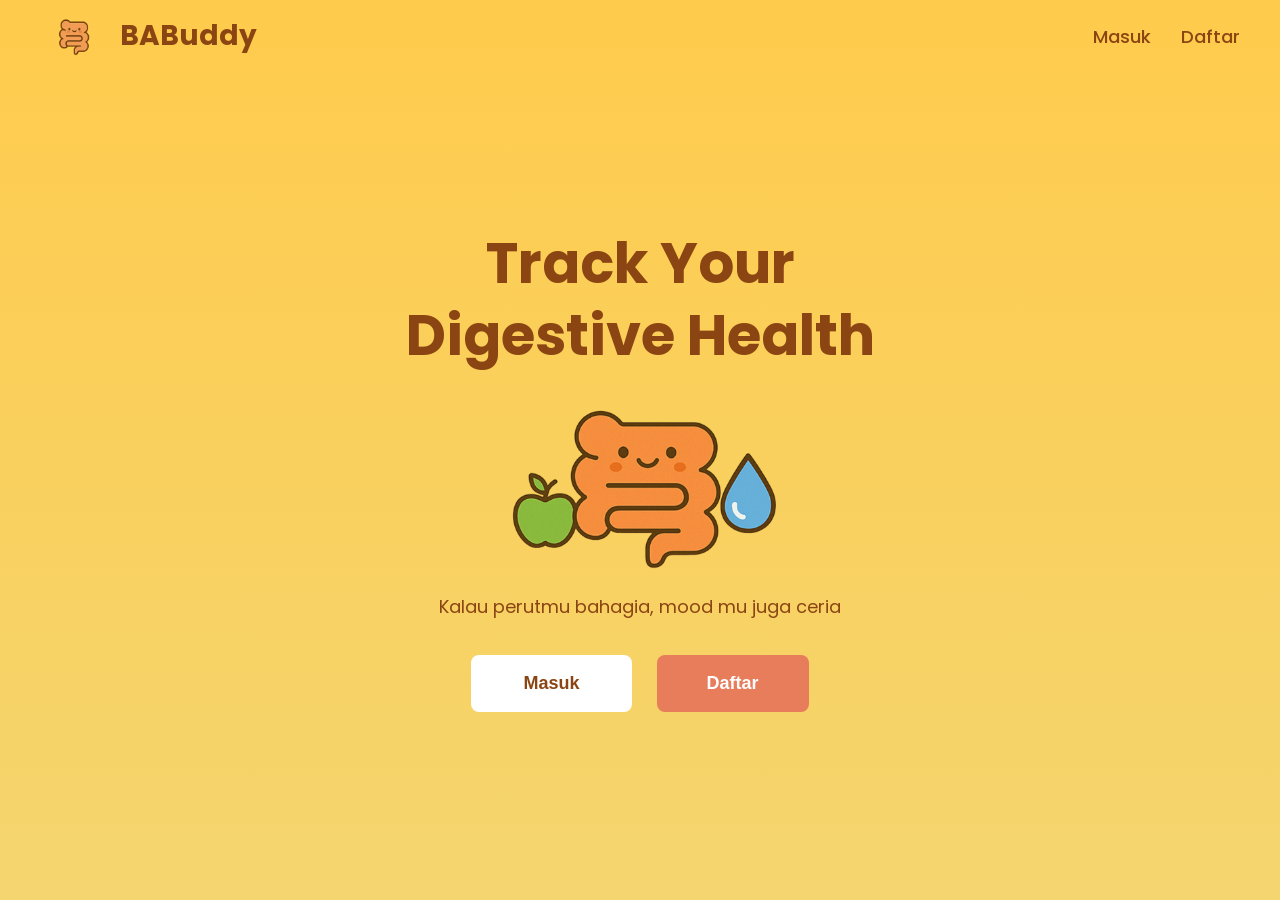
<file: index.html>
<!DOCTYPE html>
<html lang="id">
<head>
    <meta charset="UTF-8">
    <meta name="viewport" content="width=device-width, initial-scale=1.0">
    <title>BABuddy - Tampilan Awal</title>
    <link rel="stylesheet" href="style.css">
</head>
<body>
    <div class="container">
            
            <!-- Header Navigation -->
            <div class="header-nav">
                <div class="logo">
                    <img src="icon/icon_usus.png" alt="ikon usus" class="logo_usus">
                    <div class="logo-text">BABuddy</div>
                </div>
                <div class="nav-links">
                    <a href="#" id="masuk-link">Masuk</a>
                    <a href="#" id="signup-link">Daftar</a>
                </div>
            </div>

            <!-- Main Content -->
            <div class="main-content">
                <h1>Track Your</h1>
                <h2>Digestive Health</h2>

                <div class="illustration">
                    <img src="icon/icon_babuddy.png" alt="ikon bab" class="logo_babuddy">
                </div>

                <p class="subtitle">Kalau perutmu bahagia, mood mu juga ceria</p>

                <div class="button-group">
                    <button class="btn btn-masuk" id="btn-masuk">Masuk</button>
                    <button class="btn btn-daftar" id="btn-daftar">Daftar</button>
                </div>
            </div>
        </div>
    </div>

    <script src="script.js"></script>
</body>
</html>
</file>
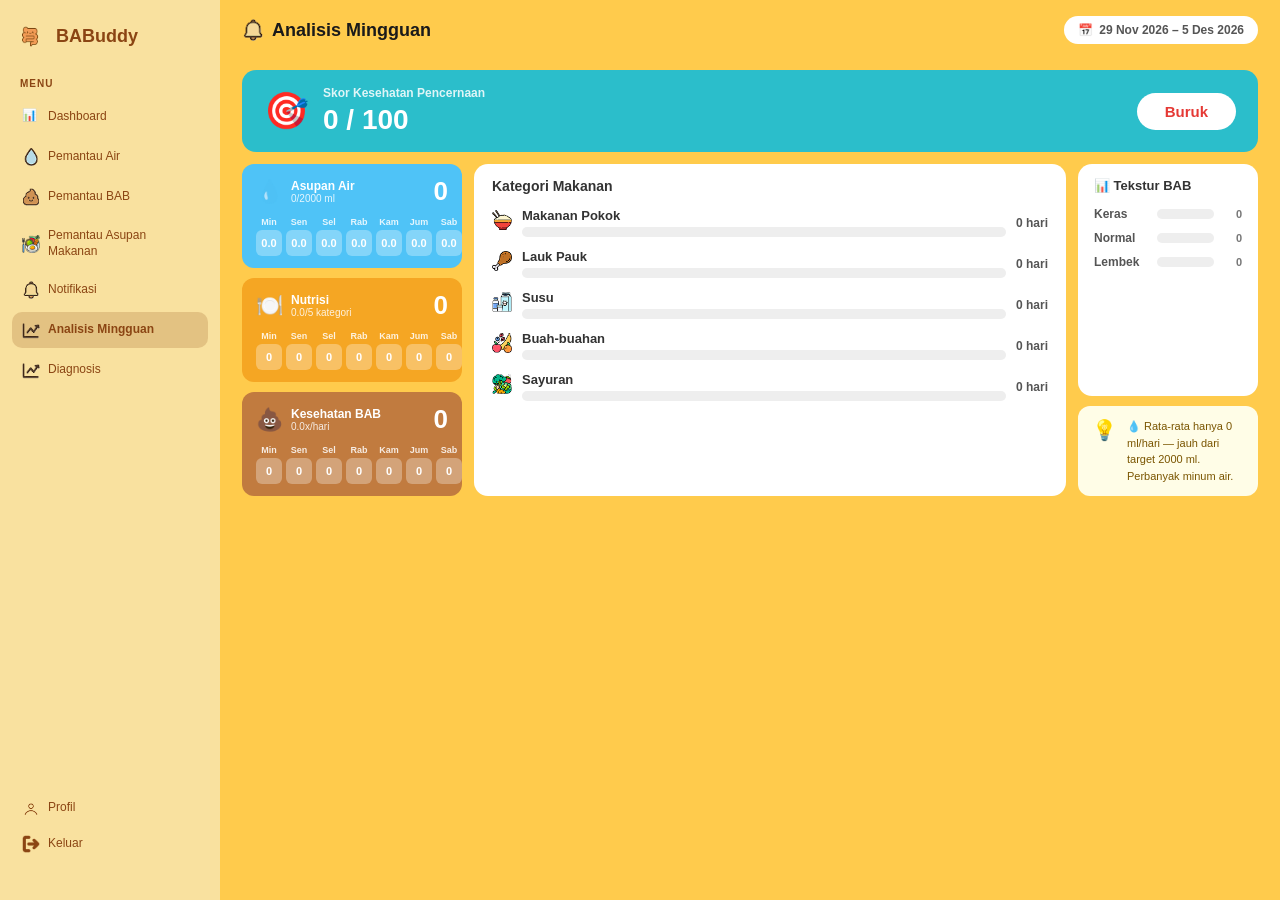
<file: analisis.html>
<!DOCTYPE html>
<html lang="id">
<head>
  <meta charset="UTF-8" />
  <meta name="viewport" content="width=device-width, initial-scale=1.0"/>
  <title>BABuddy - Analisis Mingguan</title>
  <link rel="stylesheet" href="analisis.css" />
</head>
<body>
  <div class="container">

    <!-- Sidebar -->
    <aside class="sidebar">
      <div class="logo">
        <img src="icon/icon_usus.png" class="logo-icon" alt="logo" />
        <div class="logo-text">BABuddy</div>
      </div>
      <div class="menu-section">
        <div class="menu-title">MENU</div>
        <nav class="menu">
          <a href="dashboard.html" class="menu-item">
            <span class="menu-icon">📊</span>
            <span class="menu-text">Dashboard</span>
          </a>
          <a href="watertracker.html" class="menu-item">
            <img src="icon/icon_air.png" class="menu-icon-img" alt="air"/>
            <span class="menu-text">Pemantau Air</span>
          </a>
          <a href="babtracker.html" class="menu-item">
            <img src="icon/icon_bab.png" class="menu-icon-img" alt="bab"/>
            <span class="menu-text">Pemantau BAB</span>
          </a>
          <a href="foodtracker.html" class="menu-item">
            <img src="icon/icon_makanan.png" class="menu-icon-img" alt="makanan"/>
            <span class="menu-text">Pemantau Asupan Makanan</span>
          </a>
          <a href="notifikasi.html" class="menu-item">
            <img src="icon/icon_notifikasi.png" class="menu-icon-img" alt="notif"/>
            <span class="menu-text">Notifikasi</span>
          </a>
          <a href="analisis.html" class="menu-item active">
            <img src="icon/icon_analisis.png" class="menu-icon-img" alt="analisis"/>
            <span class="menu-text">Analisis Mingguan</span>
          </a>
          <a href="diagnosis.html" class="menu-item">
            <img src="icon/icon_analisis.png" class="menu-icon-img" alt="diagnosis"/>
            <span class="menu-text">Diagnosis</span>
          </a>
        </nav>
      </div>
  <div class="bottom-menu">
        <a href="#" class="menu-item" id="profileBtn">
          <img src="icon/icon_profile.png" class="menu-icon-img" alt="profil" />
          <span class="menu-text">Profil</span>
        </a>
        <a href="login.html" class="menu-item" id="logoutBtn">
          <img src="icon/icon_logout.png" class="menu-icon-img" alt="logout"/>
          <span class="menu-text">Keluar</span>
        </a>
      </div>
    </aside>

    <main class="main-content">

      <header class="header">
        <div class="header-left">
          <img src="icon/icon_notifikasi.png" class="header-icon" alt="analisis"/>
          <h1>Analisis Mingguan</h1>
        </div>
        <div class="header-right">
          <div class="week-selector">
            📅 <span id="weekLabel">7 Des – 13 Des 2024</span> 
          </div>
      </header>

      <!-- Analisis -->
      <div class="analisis-content">

        <!-- Skor Kesehatan -->
        <div class="skor-card">
          <div class="skor-left">
            <div class="skor-icon">🎯</div>
            <div class="skor-info">
              <div class="skor-label">Skor Kesehatan Pencernaan</div>
              <div class="skor-value" id="skorValue">78 / 100</div>
            </div>
          </div>
          <div class="skor-badge" id="skorBadge">Baik</div>
        </div>

          <!-- Kolom Kiri: Air + Nutrisi + BAB -->
        <div class="analisis-grid">
          <div class="col-left">

            <!-- ASUPAN AIR -->
            <div class="mini-card card-blue">
              <div class="mini-card-header">
                <div class="mini-icon">💧</div>
                <div>
                  <div class="mini-title">Asupan Air</div>
                  <div class="mini-sub" id="airSub">0/8 gelas</div>
                </div>
                <div class="mini-score" id="airScore">0</div>
              </div>
              <div class="day-bars" id="airBars">
              </div>
            </div>

            <!-- Nutrisi -->
            <div class="mini-card card-orange">
              <div class="mini-card-header">
                <div class="mini-icon">🍽️</div>
                <div>
                  <div class="mini-title">Nutrisi</div>
                  <div class="mini-sub" id="nutrisiSub">0/5 kategori</div>
                </div>
                <div class="mini-score" id="nutrisiScore">0</div>
              </div>
              <div class="day-bars" id="nutrisiBars">
              </div>
            </div>

            <!-- BAB -->
            <div class="mini-card card-brown">
              <div class="mini-card-header">
                <div class="mini-icon">💩</div>
                <div>
                  <div class="mini-title">Kesehatan BAB</div>
                  <div class="mini-sub" id="babSub">0x/hari</div>
                </div>
                <div class="mini-score" id="babScore">0</div>
              </div>
              <div class="day-bars" id="babBars">
              </div>
            </div>

          </div>

          <!-- KOLOM TENGAH: Kategori Makanan -->
          <div class="col-mid">
            <div class="kat-card">
              <div class="kat-title">Kategori Makanan</div>
              <div class="kat-list" id="katList">
                <!-- diisi JS -->
              </div>
            </div>
          </div>

          <!-- KOLOM KANAN: Tekstur BAB -->
          <div class="col-right">
            <div class="tekstur-card">
              <div class="tekstur-title">📊 Tekstur BAB</div>
              <div class="tekstur-list" id="teksturList">
                <!-- diisi JS -->
              </div>
            </div>
            <div class="tips-card" id="tipsCard">
              <div class="tips-icon">💡</div>
              <div class="tips-text" id="tipsText">Muat data mingguan untuk mendapatkan tips kesehatan.</div>
            </div>
          </div>

        </div>
      </div>
    </main>
  </div>

  <script src="analisis.js"></script>
</body>
</html>
</file>
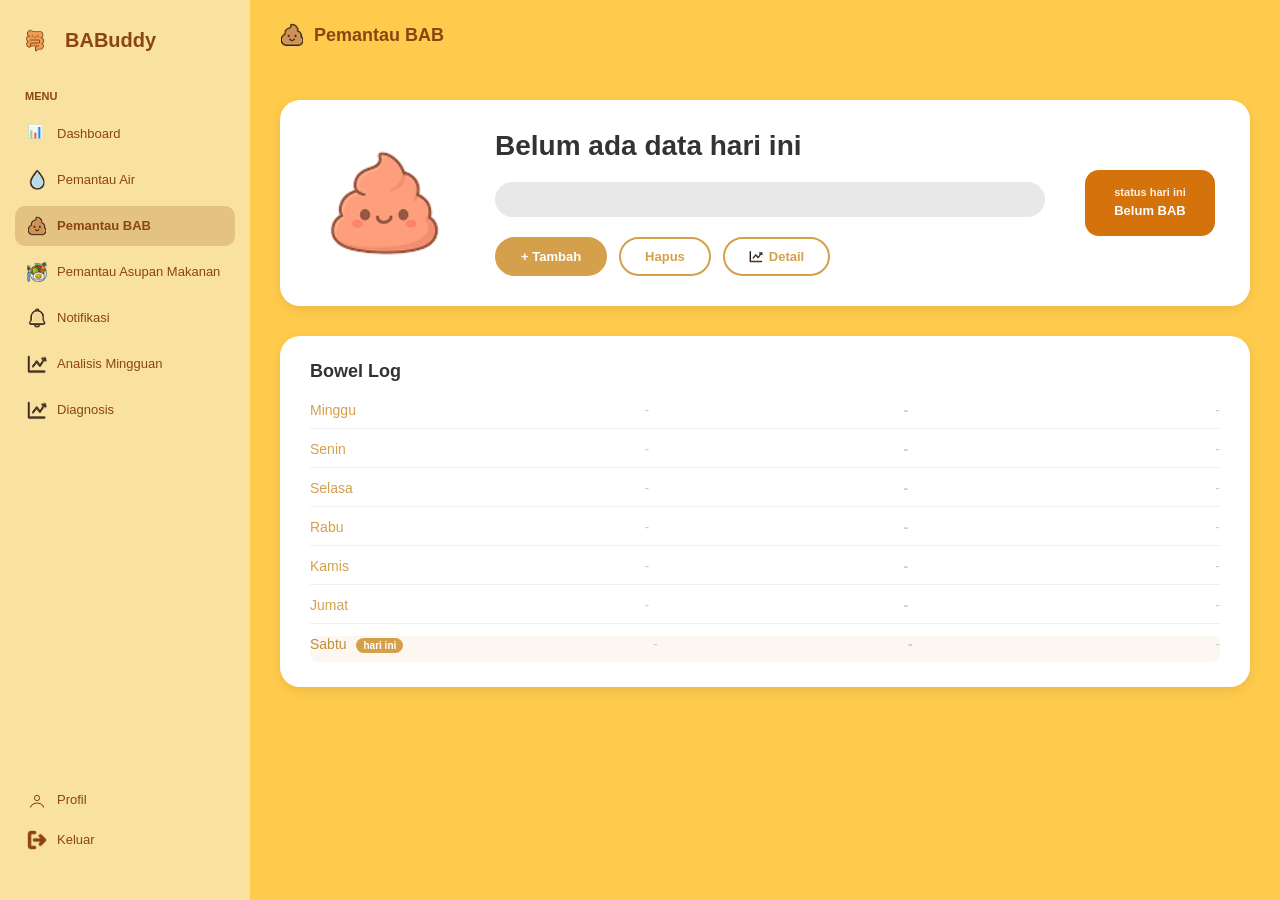
<file: babtracker.html>
<!DOCTYPE html>
<html lang="id">
<head>
  <meta charset="UTF-8" />
  <meta name="viewport" content="width=device-width, initial-scale=1.0"/>
  <title>BABuddy - BAB Tracker</title>
  <link rel="stylesheet" href="babtracker.css" />
</head>
<body>
  <div class="container">

    <!-- SIDEBAR -->
    <aside class="sidebar">
      <div class="logo">
        <img src="icon/icon_usus.png" class="logo-icon" alt="logo" />
        <div class="logo-text">BABuddy</div>
      </div>

      <div class="menu-section">
        <div class="menu-title">MENU</div>
        <nav class="menu">
          <a href="dashboard.html" class="menu-item">
            <span class="menu-icon">📊</span>
            <span class="menu-text">Dashboard</span>
          </a>
          <a href="watertracker.html" class="menu-item">
            <img src="icon/icon_air.png" class="menu-icon-img" alt="air" />
            <span class="menu-text">Pemantau Air</span>
          </a>
          <a href="babtracker.html" class="menu-item active">
            <img src="icon/icon_bab.png" class="menu-icon-img" alt="bab" />
            <span class="menu-text">Pemantau BAB</span>
          </a>
          <a href="foodtracker.html" class="menu-item">
            <img src="icon/icon_makanan.png" class="menu-icon-img" alt="makanan" />
            <span class="menu-text">Pemantau Asupan Makanan</span>
          </a>
          <a href="notifikasi.html" class="menu-item">
            <img src="icon/icon_notifikasi.png" class="menu-icon-img" alt="notifikasi" />
            <span class="menu-text">Notifikasi</span>
          </a>
          <a href="analisis.html" class="menu-item">
            <img src="icon/icon_analisis.png" class="menu-icon-img" alt="analisis" />
            <span class="menu-text">Analisis Mingguan</span>
          </a>
          <a href="diagnosis.html" class="menu-item">
            <img src="icon/icon_analisis.png" class="menu-icon-img" alt="diagnosis" />
            <span class="menu-text">Diagnosis</span>
          </a>
        </nav>
      </div>

 <div class="bottom-menu">
        <a href="#" class="menu-item" id="profileBtn">
          <img src="icon/icon_profile.png" class="menu-icon-img" alt="profil" />
          <span class="menu-text">Profil</span>
        </a>
        <a href="login.html" class="menu-item" id="logoutBtn">
          <img src="icon/icon_logout.png" class="menu-icon-img" alt="logout" />
          <span class="menu-text">Keluar</span>
        </a>
      </div>
    </aside>

    <!-- MAIN CONTENT -->
    <main class="main-content">

      <!-- HEADER -->
      <header class="header">
        <div class="header-left">
          <img src="icon/icon_bab.png" class="header-icon" alt="bab" />
          <h1>Pemantau BAB</h1>
        </div>
      </header>

      <!-- CONTENT  -->
      <div class="water-content">

        <!-- BAB CARD -->
        <div class="bab-card">
          <div class="bab-visual">
            <img src="icon/icon_pup.png" alt="poop" class="poop-img" />
          </div>
          <div class="bab-info">
            <h2 id="babAmountText">Belum ada data hari ini</h2>
            <div class="progress-bar-wrapper">
              <div class="progress-track">
                <div class="progress-value" id="statusFill" style="width: 0%;
                     background: linear-gradient(to right, #E8894D, #D4720B);"></div>
              </div>
            </div>
            <div class="bab-actions">
              <button class="btn-add" onclick="handleTambah()">+ Tambah</button>
              <button class="btn-delete" onclick="handleHapus()">Hapus</button>
              <button class="btn-delete" onclick="handleDetail()">
                <img src="icon/icon_analisis.png" style="width:14px;height:14px;object-fit:contain;" alt="detail" />
                Detail
              </button>
            </div>
          </div>
          <div class="bab-status" style="background-color: #D4720B;">
            <p>status hari ini</p>
            <strong id="statusText">Belum BAB</strong>
          </div>
        </div>

        <!-- BOWEL LOG  -->
        <div class="bab-log">
          <h3>Bowel Log</h3>
          <div class="log-list" id="bowelLogList">
            <!-- diisi JS -->
          </div>
        </div>

      </div>
    </main>
  </div>

  <!-- MODAL TAMBAH -->
  <div class="modal-overlay" id="modalTambah">
    <div class="modal">
      <h3>Tambah Catatan BAB</h3>
      <label>Hari</label>
      <input type="text" id="inputHariDisplay" readonly
        style="background:#f0f0f0; color:#888; cursor:not-allowed;" />
      <select id="inputHari" style="display:none;">
        <option>Minggu</option><option>Senin</option><option>Selasa</option>
        <option>Rabu</option><option>Kamis</option><option>Jumat</option><option>Sabtu</option>
      </select>
      <label>Frekuensi (kali)</label>
      <input type="number" id="inputFrek" min="0" max="10" value="1" />
      <label>Tipe</label>
      <select id="inputTipe">
        <option>Normal</option><option>Lembek</option><option>Keras</option>
      </select>
      <label>Darah</label>
      <select id="inputDarah">
        <option>Berdarah</option><option>Normal</option>
      </select>
      <div class="modal-actions">
        <button onclick="simpanCatatan()">Simpan</button>
        <button onclick="closeModal('modalTambah')">Batal</button>
      </div>
    </div>
  </div>

  <!-- MODAL DETAIL -->
  <div class="modal-overlay" id="modalDetail">
    <div class="modal">
      <h3>Detail</h3>
      <div id="detailContent"></div>
      <div class="modal-actions">
        <button onclick="closeModal('modalDetail')">Tutup</button>
      </div>
    </div>
  </div>

  <!-- MODAL HAPUS -->
  <div class="modal-overlay" id="modalHapus">
    <div class="modal">
      <h3>Hapus Data BAB</h3>
      <label>Pilih hari yang ingin dihapus</label>
      <select id="hapusHari"></select>
      <div class="modal-actions">
        <button onclick="konfirmasiHapus()">Hapus</button>
        <button onclick="closeModal('modalHapus')">Batal</button>
      </div>
    </div>
  </div>

  <script src="babtracker.js"></script>
</body>
</html>
</file>
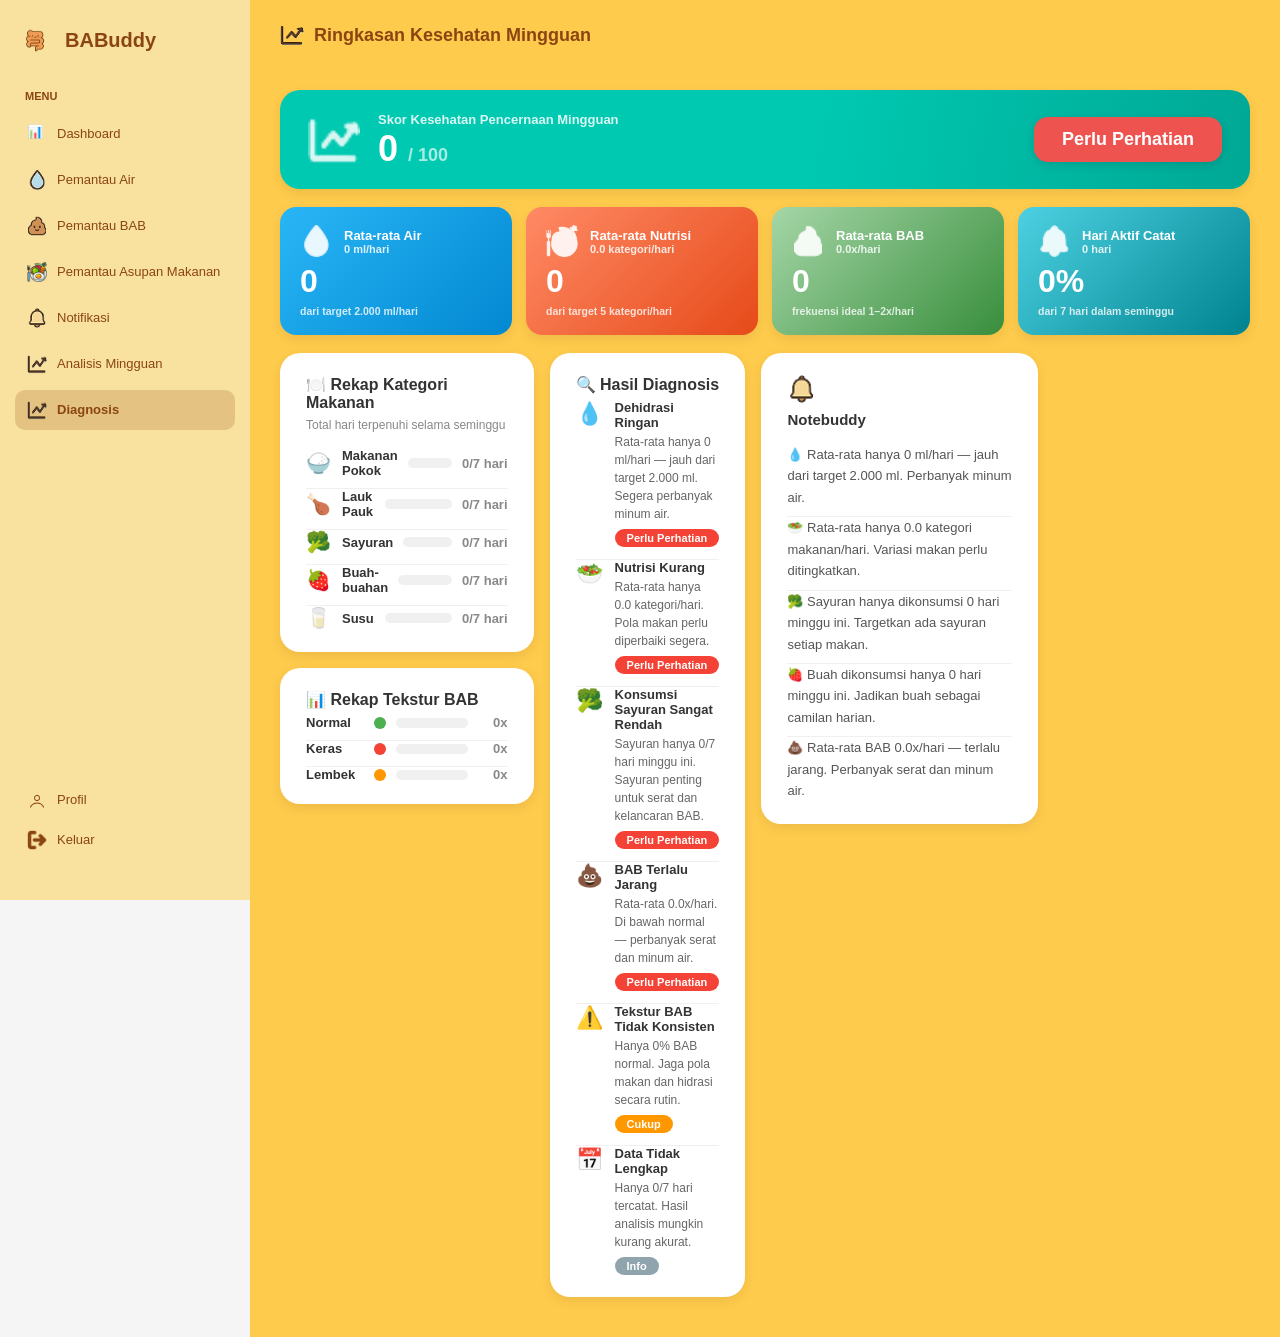
<file: diagnosis.html>
<!DOCTYPE html>
<html lang="id">
<head>
  <meta charset="UTF-8"/>
  <meta name="viewport" content="width=device-width,initial-scale=1.0"/>
  <title>BABuddy – Rekapan Analisa Mingguan</title>
  <link rel="stylesheet" href="diagnosis.css"/>
</head>
<body>
<div class="container">

  <!-- Sidebar -->
  <aside class="sidebar">
    <div class="logo">
      <img src="icon/icon_usus.png" class="logo-icon" alt="logo"/>
      <div class="logo-text">BABuddy</div>
    </div>

    <div class="menu-section">
      <div class="menu-title">MENU</div>
      <nav class="menu">
        <a href="dashboard.html" class="menu-item">
          <span class="menu-icon">📊</span>
          <span class="menu-text">Dashboard</span>
        </a>
        <a href="watertracker.html" class="menu-item">
          <img src="icon/icon_air.png" class="menu-icon-img" alt="air"/>
          <span class="menu-text">Pemantau Air</span>
        </a>
        <a href="babtracker.html" class="menu-item">
          <img src="icon/icon_bab.png" class="menu-icon-img" alt="bab"/>
          <span class="menu-text">Pemantau BAB</span>
        </a>
        <a href="foodtracker.html" class="menu-item">
          <img src="icon/icon_makanan.png" class="menu-icon-img" alt="makanan"/>
          <span class="menu-text">Pemantau Asupan Makanan</span>
        </a>
        <a href="notifikasi.html" class="menu-item">
          <img src="icon/icon_notifikasi.png" class="menu-icon-img" alt="notifikasi"/>
          <span class="menu-text">Notifikasi</span>
        </a>
        <a href="analisis.html" class="menu-item">
          <img src="icon/icon_analisis.png" class="menu-icon-img" alt="analisis"/>
          <span class="menu-text">Analisis Mingguan</span>
        </a>
        <a href="diagnosis.html" class="menu-item active">
          <img src="icon/icon_analisis.png" class="menu-icon-img" alt="diagnosis"/>
          <span class="menu-text">Diagnosis</span>
        </a>
      </nav>
    </div>

   <div class="bottom-menu">
        <a href="#" class="menu-item" id="profileBtn">
          <img src="icon/icon_profile.png" class="menu-icon-img" alt="profil" />
          <span class="menu-text">Profil</span>
        </a>
      <a href="login.html" class="menu-item" id="logoutBtn">
        <img src="icon/icon_logout.png" class="menu-icon-img" alt="logout"/>
        <span class="menu-text">Keluar</span>
      </a>
    </div>
  </aside>

  <main class="main-content">

    <!-- HEADER -->
    <header class="header">
      <div class="header-left">
        <img src="icon/icon_analisis.png" class="header-icon" alt="diagnosis"/>
        <h1>Ringkasan Kesehatan Mingguan</h1>
      </div>
      <div class="header-right">
      </div>
    </header>

    <!-- DIAGNOSIS CONTENT -->
    <div class="diag-content">

      <!-- SKOR BULANAN -->
      <div class="score-card">
        <div class="score-left">
          <img src="icon/icon_analisis.png" class="score-img" alt="skor"/>
          <div>
            <p class="score-label">Skor Kesehatan Pencernaan Mingguan</p>
            <p class="score-value">
              <span id="total-score">—</span>
              <span class="score-denom"> / 100</span>
            </p>
          </div>
        </div>
        <div class="score-badge" id="score-badge">—</div>
      </div>

      <!-- 4 KARTU RINGKASAN -->
      <div class="summary-row">

        <div class="sum-card c-blue">
          <div class="sum-top">
            <img src="icon/icon_air.png" class="sum-img" alt="air"/>
            <div>
              <p class="sum-title">Rata-rata Air</p>
              <p class="sum-sub" id="avg-air">— gelas/hari</p>
            </div>
          </div>
          <p class="sum-big" id="score-air">—</p>
        <p class="sum-note" id="note-air">dari target 2000 ml/hari</p>
        </div>

        <div class="sum-card c-orange">
          <div class="sum-top">
            <img src="icon/icon_makanan.png" class="sum-img" alt="nutrisi"/>
            <div>
              <p class="sum-title">Rata-rata Nutrisi</p>
              <p class="sum-sub" id="avg-nutrisi">— kategori/hari</p>
            </div>
          </div>
          <p class="sum-big" id="score-nutrisi">—</p>
          <p class="sum-note" id="note-nutrisi">dari target 5 kategori/hari</p>
        </div>

        <div class="sum-card c-green">
          <div class="sum-top">
            <img src="icon/icon_bab.png" class="sum-img" alt="bab"/>
            <div>
              <p class="sum-title">Rata-rata BAB</p>
              <p class="sum-sub" id="avg-bab">—x/hari</p>
            </div>
          </div>
          <p class="sum-big" id="score-bab">—</p>
          <p class="sum-note">frekuensi ideal 1–2x/hari</p>
        </div>

        <div class="sum-card c-teal">
          <div class="sum-top">
            <img src="icon/icon_notifikasi.png" class="sum-img" alt="aktif"/>
            <div>
              <p class="sum-title">Hari Aktif Catat</p>
              <p class="sum-sub" id="hari-aktif">— hari</p>
            </div>
          </div>
          <p class="sum-big" id="pct-aktif">—</p>
          <p class="sum-note" id="note-total-hari">dari — hari bulan ini</p>
        </div>

      </div>

      <!-- GRID BAWAH 3 KOLOM -->
      <div class="bottom-grid">

        <!-- TENGAH: Makanan + Tekstur -->
        <div class="mid-col">
          <div class="diag-card">
            <h3>🍽️ Rekap Kategori Makanan</h3>
            <p class="card-subtitle">Total hari terpenuhi selama seminggu</p>
            <div id="food-list"></div>
          </div>
          <div class="diag-card">
            <h3>📊 Rekap Tekstur BAB</h3>
            <div id="texture-list"></div>
          </div>
        </div>

        <!-- KANAN: Hasil Diagnosis + Saran -->
 <div class="right-col">

  <div class="diag-card diagnosis-card">
    <h3>🔍 Hasil Diagnosis</h3>
    <div id="diagnosis-list"></div>
  </div>

  <div class="diag-card note-card">
    <img src="icon/icon_notifikasi.png" class="note-img" alt="saran"/>
    <h3>Notebuddy</h3>
    <div id="saran-list" class="note-text"></div>
  </div>

</div>

      </div>
    </div>
  </main>
</div>

<script src="diagnosis.js"></script>
</body>
</html>
</file>
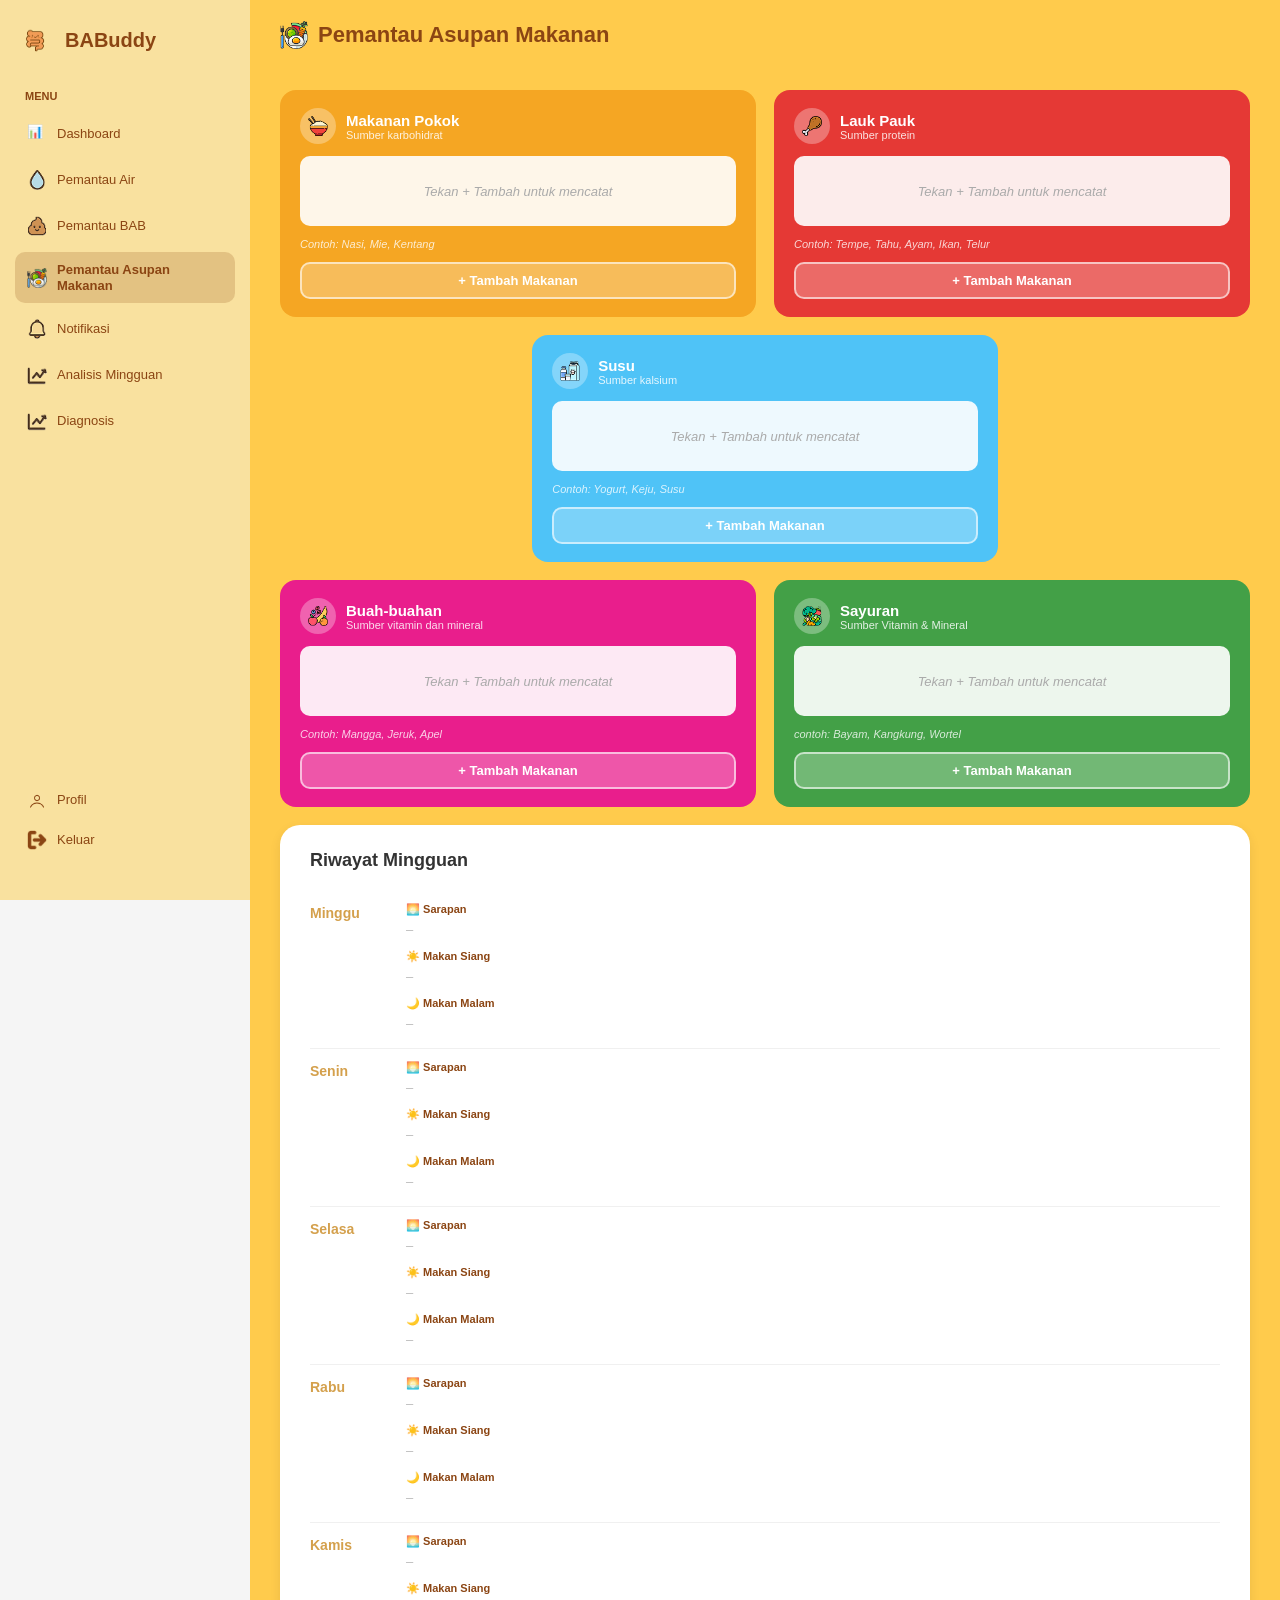
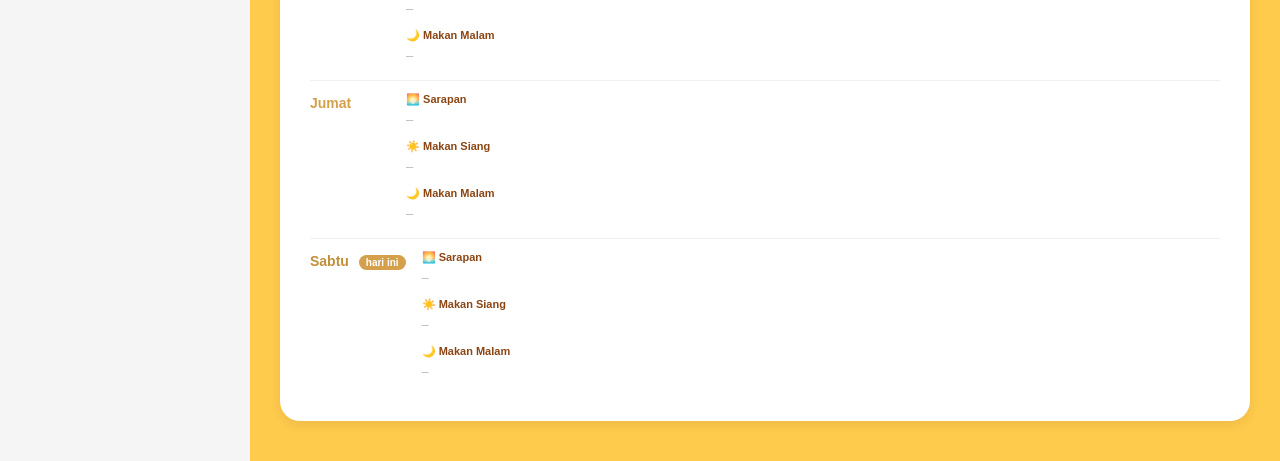
<file: foodtracker.html>
<!DOCTYPE html>
<html lang="id">
<head>
  <meta charset="UTF-8" />
  <meta name="viewport" content="width=device-width, initial-scale=1.0"/>
  <title>BABuddy - Food Tracker</title>
  <link rel="stylesheet" href="foodtracker.css" />
</head>
<body>
  <div class="container">

    <!-- SIDEBAR -->
    <aside class="sidebar">
      <div class="logo">
        <img src="icon/icon_usus.png" class="logo-icon" alt="logo" />
        <div class="logo-text">BABuddy</div>
      </div>

      <div class="menu-section">
        <div class="menu-title">MENU</div>
        <nav class="menu">
          <a href="dashboard.html" class="menu-item">
            <span class="menu-icon">📊</span>
            <span class="menu-text">Dashboard</span>
          </a>
          <a href="watertracker.html" class="menu-item">
            <img src="icon/icon_air.png" class="menu-icon-img" alt="air" />
            <span class="menu-text">Pemantau Air</span>
          </a>
          <a href="babtracker.html" class="menu-item">
            <img src="icon/icon_bab.png" class="menu-icon-img" alt="bab" />
            <span class="menu-text">Pemantau BAB</span>
          </a>
          <a href="foodtracker.html" class="menu-item active">
            <img src="icon/icon_makanan.png" class="menu-icon-img" alt="makanan" />
            <span class="menu-text">Pemantau Asupan Makanan</span>
          </a>
          <a href="notifikasi.html" class="menu-item">
            <img src="icon/icon_notifikasi.png" class="menu-icon-img" alt="notifikasi" />
            <span class="menu-text">Notifikasi</span>
          </a>
          <a href="analisis.html" class="menu-item">
            <img src="icon/icon_analisis.png" class="menu-icon-img" alt="analisis" />
            <span class="menu-text">Analisis Mingguan</span>
          </a>
          <a href="diagnosis.html" class="menu-item">
            <img src="icon/icon_analisis.png" class="menu-icon-img" alt="diagnosis" />
            <span class="menu-text">Diagnosis</span>
          </a>
        </nav>
      </div>

       <div class="bottom-menu">
        <a href="#" class="menu-item" id="profileBtn">
          <img src="icon/icon_profile.png" class="menu-icon-img" alt="profil" />
          <span class="menu-text">Profil</span>
        </a>
        <a href="login.html" class="menu-item" id="logoutBtn">
          <img src="icon/icon_logout.png" class="menu-icon-img" alt="logout" />
          <span class="menu-text">Keluar</span>
        </a>
      </div>
    </aside>

    <!-- MAIN CONTENT -->
    <main class="main-content">

      <!-- HEADER -->
      <header class="header">
        <div class="header-left">
          <img src="icon/icon_makanan.png" class="header-icon" alt="food" />
          <h1>Pemantau Asupan Makanan</h1>
        </div>
        <div class="header-right">
        </div>
      </header>

      <!-- FOOD CONTENT -->
      <div class="food-content">


        <div class="food-grid">

          <!-- MAKANAN POKOK -->
          <div class="food-card card-orange">
            <div class="card-header-info">
              <div class="card-icon-wrap">
                <img src="icon/icon_nasi.png" class="card-cat-icon" alt="makanan pokok" />
              </div>
              <div>
                <div class="card-title">Makanan Pokok</div>
                <div class="card-subtitle">Sumber karbohidrat</div>
              </div>
            </div>
            <div class="card-body" id="body-pokok">
              <div class="empty-state">Belum ada makanan</div>
            </div>
            <div class="card-hint" id="hint-pokok">Contoh: Nasi, Mie, Kentang</div>
            <button class="card-btn" onclick="openModal('pokok')">+ Tambah Makanan</button>
          </div>

          <!-- LAUK PAUK -->
          <div class="food-card card-red">
            <div class="card-header-info">
              <div class="card-icon-wrap">
                <img src="icon/icon_ayam.png" class="card-cat-icon" alt="lauk" />
              </div>
              <div>
                <div class="card-title">Lauk Pauk</div>
                <div class="card-subtitle">Sumber protein</div>
              </div>
            </div>
            <div class="card-body" id="body-lauk">
              <div class="empty-state">Belum ada makanan</div>
            </div>
            <div class="card-hint" id="hint-lauk">Contoh: Tempe, Tahu, Ayam, Ikan, Telur</div>
            <button class="card-btn" onclick="openModal('lauk')">+ Tambah Makanan</button>
          </div>

          <!-- SUSU -->
          <div class="food-card card-blue">
            <div class="card-header-info">
              <div class="card-icon-wrap">
                <img src="icon/icon_susu.png" class="card-cat-icon" alt="susu" />
              </div>
              <div>
                <div class="card-title">Susu</div>
                <div class="card-subtitle">Sumber kalsium</div>
              </div>
            </div>
            <div class="card-body" id="body-susu">
              <div class="empty-state">Belum ada makanan</div>
            </div>
            <div class="card-hint" id="hint-susu">Contoh: Yogurt, Keju, Susu</div>
            <button class="card-btn" onclick="openModal('susu')">+ Tambah Makanan</button>
          </div>

          <!-- BUAH-BUAHAN -->
          <div class="food-card card-pink">
            <div class="card-header-info">
              <div class="card-icon-wrap">
                <img src="icon/icon_buah.png" class="card-cat-icon" alt="buah" />
              </div>
              <div>
                <div class="card-title">Buah-buahan</div>
                <div class="card-subtitle">Sumber vitamin dan mineral</div>
              </div>
            </div>
            <div class="card-body" id="body-buah">
              <div class="empty-state">Belum ada makanan</div>
            </div>
            <div class="card-hint" id="hint-buah">Contoh: Mangga, Jeruk, Apel</div>
            <button class="card-btn" onclick="openModal('buah')">+ Tambah Makanan</button>
          </div>

          <!-- SAYURAN -->
          <div class="food-card card-green">
            <div class="card-header-info">
              <div class="card-icon-wrap">
                <img src="icon/icon_sayur.png" class="card-cat-icon" alt="sayuran" />
              </div>
              <div>
                <div class="card-title">Sayuran</div>
                <div class="card-subtitle">Sumber Vitamin & Mineral</div>
              </div>
            </div>
            <div class="card-body" id="body-sayur">
              <div class="empty-state">Belum ada makanan</div>
            </div>
            <div class="card-hint" id="hint-sayur">contoh: Bayam, Kangkung, Wortel</div>
            <button class="card-btn" onclick="openModal('sayur')">+ Tambah Makanan</button>
          </div>

        </div>

        <!-- HISTORY MINGGUAN -->
        <div class="weekly-history">
          <h3>Riwayat Mingguan</h3>
          <div class="history-list" id="historyList">
            <!-- diisi JS -->
          </div>
        </div>

      </div>
    </main>
  </div>

  <!-- MODAL TAMBAH MAKANAN -->
  <div class="modal-overlay" id="modalTambah">
    <div class="modal">
      <h3 id="modalTitle">Tambah Makanan</h3>
      <label>Nama Makanan</label>
      <input type="text" id="inputNama" placeholder="contoh: Nasi Putih" />
      <label>Waktu Makan</label>
      <input type="time" id="inputWaktu" />
      <div class="modal-actions">
        <button onclick="simpanMakanan()">Simpan</button>
        <button onclick="closeModal()">Batal</button>
      </div>
    </div>
  </div>

  <!-- MODAL HAPUS -->
  <div class="modal-overlay" id="modalHapus">
    <div class="modal">
      <h3>Hapus Makanan</h3>
      <label>Pilih makanan yang dihapus</label>
      <select id="hapusSelect"></select>
      <div class="modal-actions">
        <button onclick="konfirmasiHapus()">Hapus</button>
        <button onclick="closeModal()">Batal</button>
      </div>
    </div>
  </div>

  <!-- MODAL EDIT HISTORY -->
  <div class="modal-overlay" id="modalEditHistory">
    <div class="modal">
      <h3>Edit History Makanan</h3>
      <label>Kategori</label>
      <select id="histEditKat">
        <option value="pokok">Makanan Pokok</option>
        <option value="lauk">Lauk Pauk</option>
        <option value="susu">Susu</option>
        <option value="buah">Buah-buahan</option>
        <option value="sayur">Sayuran</option>
      </select>
      <label>Nama Makanan</label>
      <input type="text" id="histEditNama" placeholder="Nama makanan" />
      <label>Waktu</label>
      <input type="time" id="histEditWaktu" />
      <div class="modal-actions">
        <button onclick="simpanEditHistory()">Simpan</button>
        <button onclick="closeModal()">Batal</button>
      </div>
    </div>
  </div>

  <script src="foodtracker.js"></script>
</body>
</html>
</file>
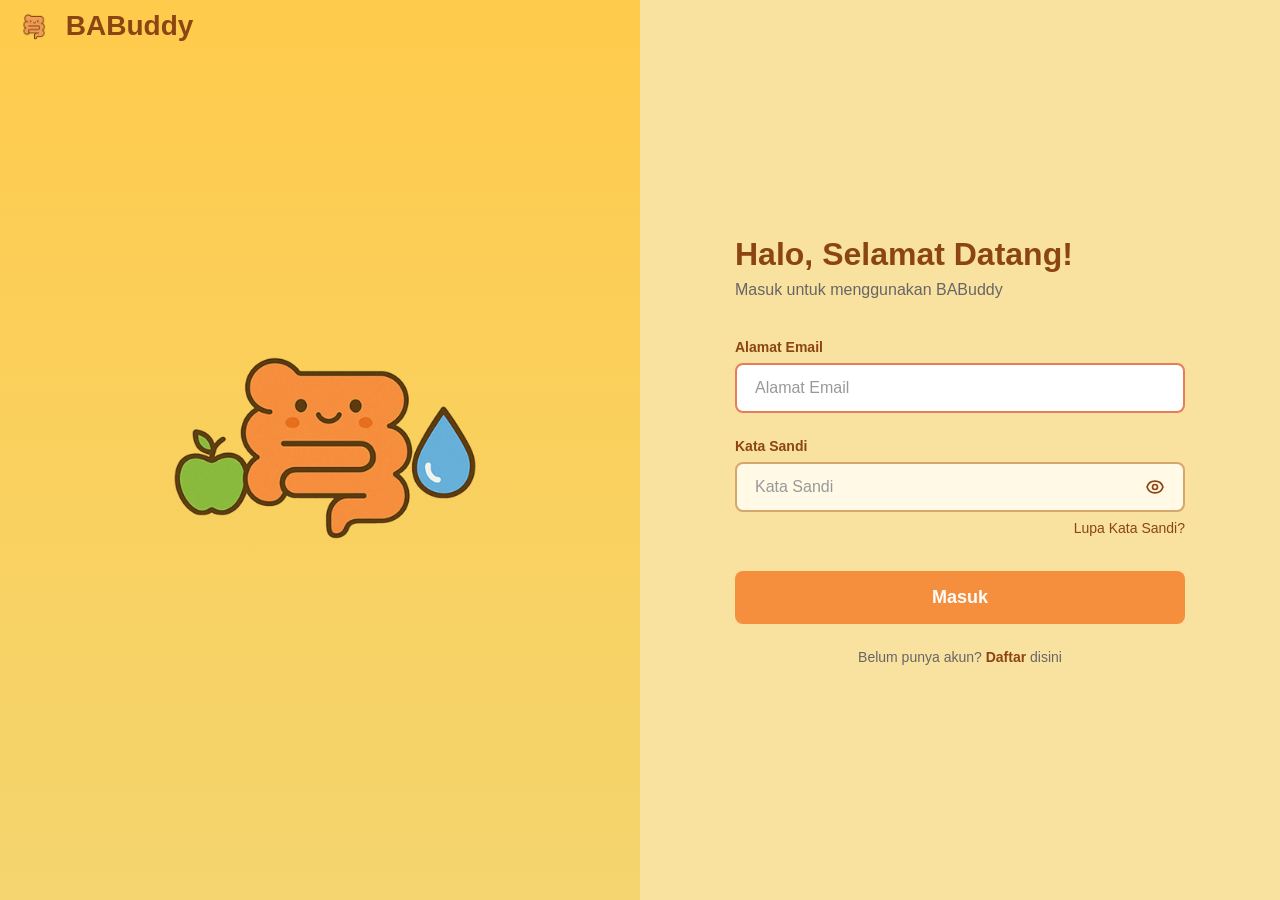
<file: login.html>
<!DOCTYPE html>
<html lang="id">
<head>
    <meta charset="UTF-8">
    <meta name="viewport" content="width=device-width, initial-scale=1.0">
    <title>BABuddy - Login</title>
    <link rel="stylesheet" href="login.css">
</head>
<body>
    <div class="container">
        <!-- Left Side - Illustration -->
        <div class="left-side">
            <div class="logo">
                <img src="icon/icon_usus.png" class="logo_usus">
                <div class="logo-text">BABuddy</div>
            </div>
            
            <div class="illustration">
                <img src="icon/icon_babuddy.png" class="logo_babuddy">
            </div>
        </div>

        <!-- Right Side - Login Form -->
        <div class="right-side">
            <div class="login-container">
                <h1>Halo, Selamat Datang!</h1>
                <p class="subtitle">Masuk untuk menggunakan BABuddy</p>

                <form id="loginForm">
                    <div class="form-group">
                        <label for="email">Alamat Email</label>
                        <input 
                            type="email" 
                            id="email" 
                            placeholder="Alamat Email" 
                            required
                        >
                    </div>

                    <div class="form-group">
                        <label for="password">Kata Sandi</label>
                        <div class="password-wrapper">
                            <input 
                                type="password" 
                                id="password" 
                                placeholder="Kata Sandi" 
                                required
                            >
                            <button type="button" class="toggle-password" id="togglePassword">
                                <span class="eye-icon" id="eyeIcon"></span>
                            </button>
                        </div>
                        <a href="#" class="forgot-password">Lupa Kata Sandi?</a>
                    </div>

                    <button type="submit" class="btn-login">Masuk</button>
                </form>

                <div class="register-link">
                    Belum punya akun? <a href="register.html" id="daftarLink">Daftar</a> disini
                </div>
            </div>
        </div>
    </div>

    <script src="login.js"></script>
</body>
</html>
</file>
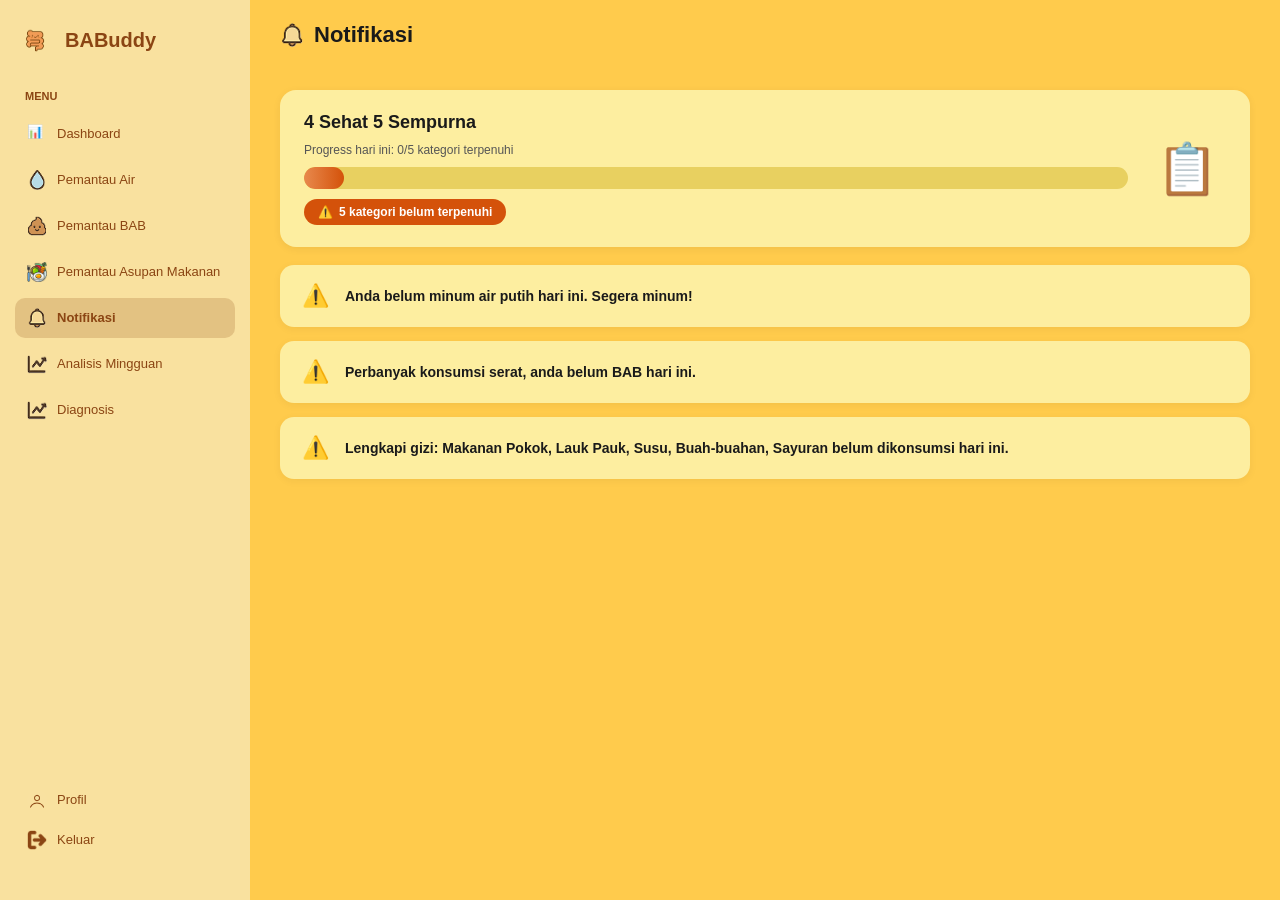
<file: notifikasi.html>
<!doctype html>
<html lang="id">
  <head>
    <meta charset="UTF-8" />
    <meta name="viewport" content="width=device-width, initial-scale=1.0" />
    <title>BABuddy - Notifikasi</title>
    <link rel="stylesheet" href="notifikasi.css" />
  </head>
  <body>
    <div class="container">
      <!-- SIDEBAR -->
      <aside class="sidebar">
        <div class="logo">
          <img src="icon/icon_usus.png" class="logo-icon" alt="logo" />
          <div class="logo-text">BABuddy</div>
        </div>

        <div class="menu-section">
          <div class="menu-title">MENU</div>
          <nav class="menu">
            <a href="dashboard.html" class="menu-item">
              <span class="menu-icon">📊</span>
              <span class="menu-text">Dashboard</span>
            </a>
            <a href="watertracker.html" class="menu-item">
              <img src="icon/icon_air.png" class="menu-icon-img" alt="air" />
              <span class="menu-text">Pemantau Air</span>
            </a>
            <a href="babtracker.html" class="menu-item">
              <img src="icon/icon_bab.png" class="menu-icon-img" alt="bab" />
              <span class="menu-text">Pemantau BAB</span>
            </a>
            <a href="foodtracker.html" class="menu-item">
              <img
                src="icon/icon_makanan.png"
                class="menu-icon-img"
                alt="makanan"
              />
              <span class="menu-text">Pemantau Asupan Makanan</span>
            </a>
            <a href="notifikasi.html" class="menu-item active">
              <img
                src="icon/icon_notifikasi.png"
                class="menu-icon-img"
                alt="notifikasi"
              />
              <span class="menu-text">Notifikasi</span>
            </a>
            <a href="analisis.html" class="menu-item">
              <img
                src="icon/icon_analisis.png"
                class="menu-icon-img"
                alt="analisis"
              />
              <span class="menu-text">Analisis Mingguan</span>
            </a>
            <a href="diagnosis.html" class="menu-item">
              <img
                src="icon/icon_analisis.png"
                class="menu-icon-img"
                alt="diagnosis"
              />
              <span class="menu-text">Diagnosis</span>
            </a>
          </nav>
        </div>

         <div class="bottom-menu">
        <a href="#" class="menu-item" id="profileBtn">
          <img src="icon/icon_profile.png" class="menu-icon-img" alt="profil" />
          <span class="menu-text">Profil</span>
        </a>
          <a href="login.html" class="menu-item" id="logoutBtn">
            <img
              src="icon/icon_logout.png"
              class="menu-icon-img"
              alt="logout"
            />
            <span class="menu-text">Keluar</span>
          </a>
        </div>
      </aside>

      <!-- MAIN CONTENT -->
      <main class="main-content">
        <!-- HEADER -->
        <header class="header">
          <div class="header-left">
            <img
              src="icon/icon_notifikasi.png"
              class="header-icon"
              alt="notifikasi"
            />
            <h1>Notifikasi</h1>
          </div>
          <div class="header-right">
          </div>
        </header>

        <!-- CONTENT -->
        <div class="notif-content">

          <!-- CARD 4 SEHAT 5 SEMPURNA -->
          <div class="card-sehat">
            <div class="card-sehat-body">
              <div class="card-sehat-title">4 Sehat 5 Sempurna</div>
              <div class="card-sehat-sub" id="sehatSub">
                Progress hari ini: 0/5 kategori terpenuhi
              </div>
              <div class="progress-track">
                <div
                  class="progress-fill"
                  id="sehatFill"
                  style="width: 0%"
                ></div>
              </div>
              <div class="sehat-warning" id="sehatWarning">
                ⚠️ <span id="sehatWarningText">5 kategori belum terpenuhi</span>
              </div>
            </div>
            <!-- Ikon kertas bisa diklik -->
            <button
              class="btn-detail-sehat"
              id="btnDetailSehat"
              title="Lihat detail kategori"
            >
              📋
            </button>
          </div>

          <!-- NOTIFIKASI LIST (air + bab) -->
          <div class="notif-list" id="notifList">
            <!-- diisi JS -->
          </div>
        </div>
      </main>
    </div>

    <!-- MODAL DETAIL 4 SEHAT 5 SEMPURNA -->
    <div class="modal-overlay" id="modalSehat">
      <div class="modal">
        <h3>Detail 4 Sehat 5 Sempurna</h3>
        <p class="modal-desc">Status kategori makanan hari ini:</p>
        <div id="sehatDetailList"></div>
        <div class="modal-notif-hint" id="modalNotifHint"></div>
        <div class="modal-actions">
          <button onclick="tutupModalSehat()">Tutup</button>
        </div>
      </div>
    </div>

    <script src="notifikasi.js"></script>
  </body>
</html>
</file>
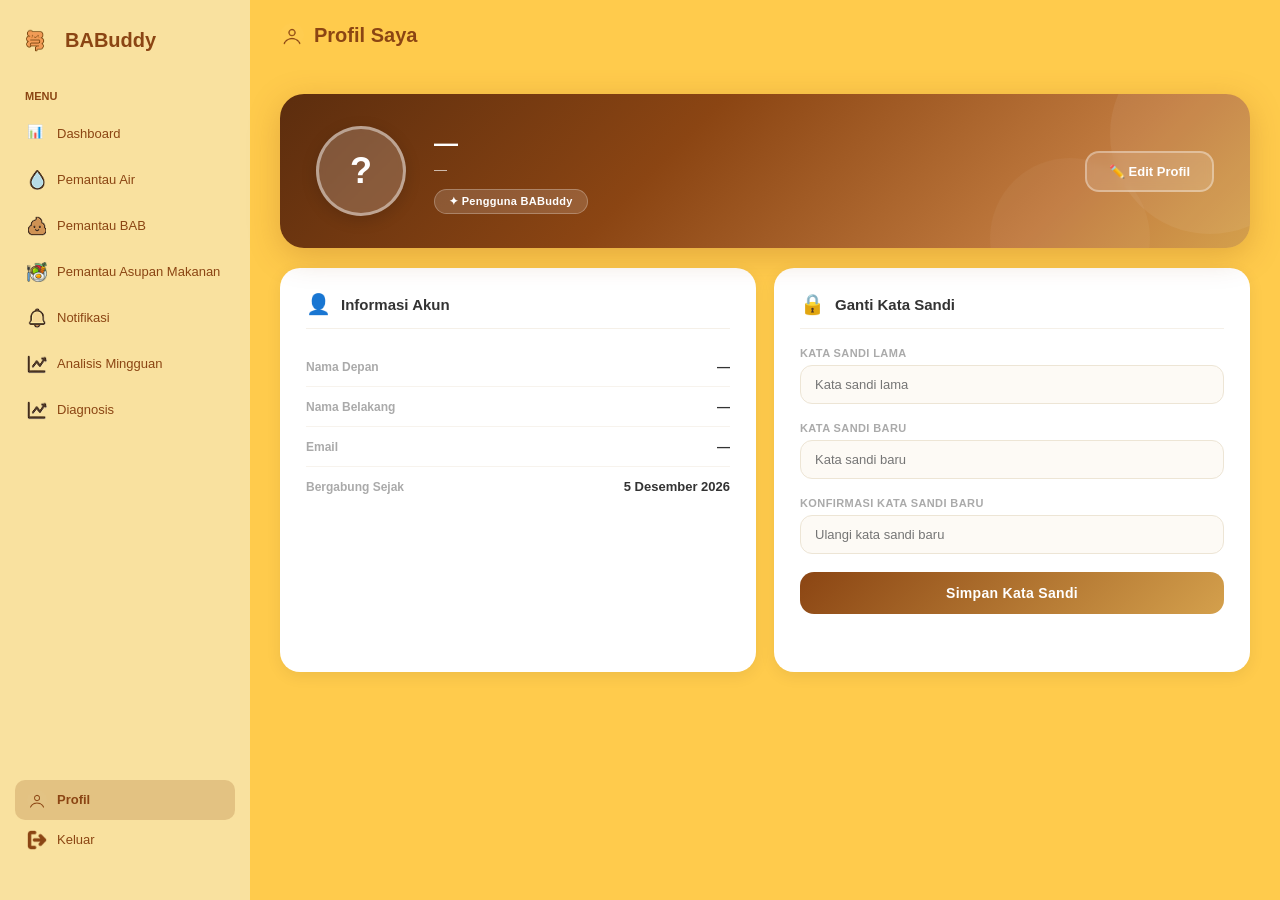
<file: profil.html>
<!DOCTYPE html>
<html lang="id">
<head>
  <meta charset="UTF-8" />
  <meta name="viewport" content="width=device-width, initial-scale=1.0"/>
  <title>BABuddy - Profil</title>
  <link rel="stylesheet" href="profil.css" />
</head>
<body>
<div class="container">

  <!-- SIDEBAR (tidak diubah) -->
  <aside class="sidebar">
    <div class="logo">
      <img src="icon/icon_usus.png" class="logo-icon" alt="logo" />
      <div class="logo-text">BABuddy</div>
    </div>
    <div class="menu-section">
      <div class="menu-title">MENU</div>
      <nav class="menu">
        <a href="dashboard.html" class="menu-item">
          <span class="menu-icon">📊</span>
          <span class="menu-text">Dashboard</span>
        </a>
        <a href="watertracker.html" class="menu-item">
          <img src="icon/icon_air.png" class="menu-icon-img" alt="air"/>
          <span class="menu-text">Pemantau Air</span>
        </a>
        <a href="babtracker.html" class="menu-item">
          <img src="icon/icon_bab.png" class="menu-icon-img" alt="bab"/>
          <span class="menu-text">Pemantau BAB</span>
        </a>
        <a href="foodtracker.html" class="menu-item">
          <img src="icon/icon_makanan.png" class="menu-icon-img" alt="makanan"/>
          <span class="menu-text">Pemantau Asupan Makanan</span>
        </a>
        <a href="notifikasi.html" class="menu-item">
          <img src="icon/icon_notifikasi.png" class="menu-icon-img" alt="notifikasi"/>
          <span class="menu-text">Notifikasi</span>
        </a>
        <a href="analisis.html" class="menu-item">
          <img src="icon/icon_analisis.png" class="menu-icon-img" alt="analisis"/>
          <span class="menu-text">Analisis Mingguan</span>
        </a>
        <a href="diagnosis.html" class="menu-item">
          <img src="icon/icon_analisis.png" class="menu-icon-img" alt="diagnosis"/>
          <span class="menu-text">Diagnosis</span>
        </a>
      </nav>
    </div>
    <div class="bottom-menu">
      <a href="profil.html" class="menu-item active">
        <img src="icon/icon_profile.png" class="menu-icon-img" alt="profil"/>
        <span class="menu-text">Profil</span>
      </a>
      <a href="login.html" class="menu-item" id="logoutBtn">
        <img src="icon/icon_logout.png" class="menu-icon-img" alt="logout"/>
        <span class="menu-text">Keluar</span>
      </a>
    </div>
  </aside>

  <!-- MAIN CONTENT -->
  <main class="main-content">
    <header class="header">
      <div class="header-left">
        <img src="icon/icon_profile.png" class="header-icon" alt="profil"/>
        <h1>Profil Saya</h1>
      </div>
    </header>

    <div class="profil-content">

      <!-- HERO CARD -->
      <div class="profil-hero">
        <div class="avatar-wrap">
          <div class="avatar" id="avatarCircle">
            <span id="avatarInitial">?</span>
          </div>
        </div>
        <div class="hero-info">
          <h2 id="namaLengkap">—</h2>
          <p id="emailProfil" class="hero-email">—</p>
          <span class="hero-tag">✦ Pengguna BABuddy</span>
        </div>
        <button class="btn-edit" id="btnEdit">✏️ Edit Profil</button>
      </div>

      <!-- 2 KARTU BAWAH -->
      <div class="profil-grid">

        <!-- INFO AKUN -->
        <div class="profil-card">
          <div class="card-title-row">
            <span class="card-icon-label">👤</span>
            <h3>Informasi Akun</h3>
          </div>
          <div class="info-list">
            <div class="info-row">
              <span class="info-label">Nama Depan</span>
              <span class="info-value" id="infoNamaDepan">—</span>
            </div>
            <div class="info-row">
              <span class="info-label">Nama Belakang</span>
              <span class="info-value" id="infoNamaBelakang">—</span>
            </div>
            <div class="info-row">
              <span class="info-label">Email</span>
              <span class="info-value" id="infoEmail">—</span>
            </div>
            <div class="info-row">
              <span class="info-label">Bergabung Sejak</span>
              <span class="info-value" id="infoBergabung">—</span>
            </div>
          </div>
        </div>

        <!-- GANTI PASSWORD -->
        <div class="profil-card">
          <div class="card-title-row">
            <span class="card-icon-label">🔒</span>
            <h3>Ganti Kata Sandi</h3>
          </div>
          <div class="form-group">
            <label>Kata Sandi Lama</label>
            <input type="password" id="passLama" placeholder="Kata sandi lama" />
          </div>
          <div class="form-group">
            <label>Kata Sandi Baru</label>
            <input type="password" id="passBaru" placeholder="Kata sandi baru" />
          </div>
          <div class="form-group">
            <label>Konfirmasi Kata Sandi Baru</label>
            <input type="password" id="passKonfirmasi" placeholder="Ulangi kata sandi baru" />
          </div>
          <button class="btn-simpan" id="btnGantiPass">Simpan Kata Sandi</button>
          <p class="msg-pass" id="msgPass"></p>
        </div>

      </div>
    </div>
  </main>
</div>

<!-- MODAL EDIT PROFIL -->
<div class="modal-overlay" id="modalEdit">
  <div class="modal">
    <h3>✏️ Edit Profil</h3>
    <div class="form-group">
      <label>Nama Depan</label>
      <input type="text" id="editNamaDepan" placeholder="Nama depan" />
    </div>
    <div class="form-group">
      <label>Nama Belakang</label>
      <input type="text" id="editNamaBelakang" placeholder="Nama belakang" />
    </div>
    <div class="modal-actions">
      <button onclick="simpanEditProfil()">Simpan</button>
      <button onclick="tutupModal()">Batal</button>
    </div>
  </div>
</div>

<script src="profil.js"></script>
</body>
</html>
</file>
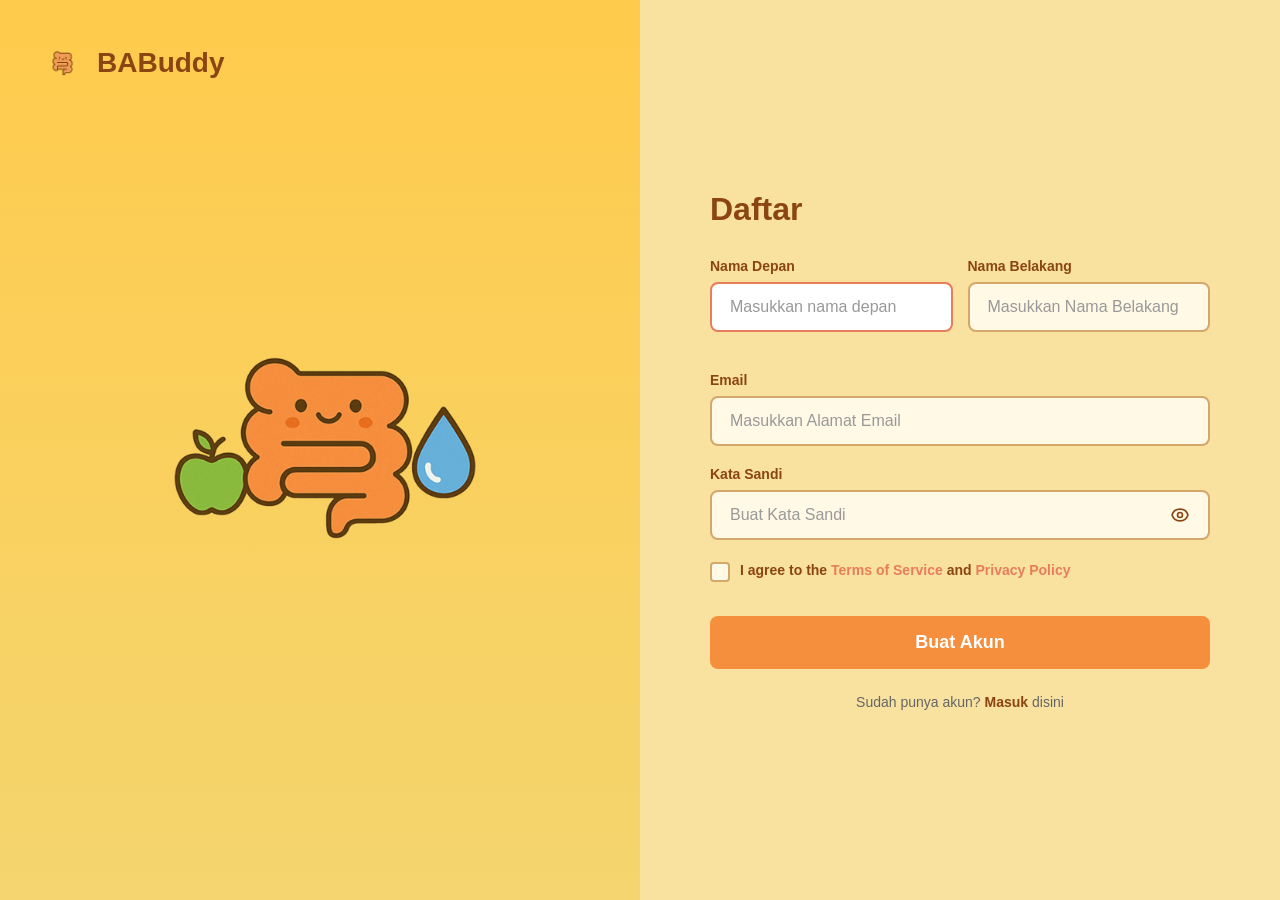
<file: register.html>
<!DOCTYPE html>
<html lang="id">
<head>
    <meta charset="UTF-8">
    <meta name="viewport" content="width=device-width, initial-scale=1.0">
    <title>BABuddy - Daftar</title>
    <link rel="stylesheet" href="register.css">
</head>
<body>
    <div class="container">
        <!-- Left Side - Illustration -->
        <div class="left-side">
            <div class="logo">
                 <img src="icon/icon_usus.png" class="logo_usus">
                <div class="logo-text">BABuddy</div>
            </div>
            
            <div class="illustration">
                 <img src="icon/icon_babuddy.png" class="logo_babuddy">
            </div>
        </div>

        <!-- Right Side - Register Form -->
        <div class="right-side">
            <div class="register-container">
                <h1>Daftar</h1>

                <form id="registerForm">
                    <div class="form-row">
                        <div class="form-group">
                            <label for="namaDepan">Nama Depan</label>
                            <input 
                                type="text" 
                                id="namaDepan" 
                                placeholder="Masukkan nama depan" 
                                required
                            >
                        </div>

                        <div class="form-group">
                            <label for="namaBelakang">Nama Belakang</label>
                            <input 
                                type="text" 
                                id="namaBelakang" 
                                placeholder="Masukkan Nama Belakang" 
                                required
                            >
                        </div>
                    </div>

                    <div class="form-group">
                        <label for="email">Email</label>
                        <input 
                            type="email" 
                            id="email" 
                            placeholder="Masukkan Alamat Email" 
                            required
                        >
                    </div>

                    <div class="form-group">
                        <label for="password">Kata Sandi</label>
                        <div class="password-wrapper">
                            <input 
                                type="password" 
                                id="password" 
                                placeholder="Buat Kata Sandi" 
                                required
                            >
                            <button type="button" class="toggle-password" id="togglePassword">
                                <span class="eye-icon" id="eyeIcon"></span>
                            </button>
                        </div>
                    </div>

                    <div class="form-group checkbox-group">
                        <label class="checkbox-container">
                            <input type="checkbox" id="agreeTerms" required>
                            <span class="checkmark"></span>
                            <span class="checkbox-text">
                                I agree to the <a href="#" id="termsLink">Terms of Service</a> and <a href="#" id="privacyLink">Privacy Policy</a>
                            </span>
                        </label>
                    </div>

                    <button type="submit" class="btn-register">Buat Akun</button>
                </form>

                <div class="login-link">
                    Sudah punya akun? <a href="login.html" id="masukLink">Masuk</a> disini
                </div>
            </div>
        </div>
    </div>

    <script src="register.js"></script>
</body>
</html>
</file>
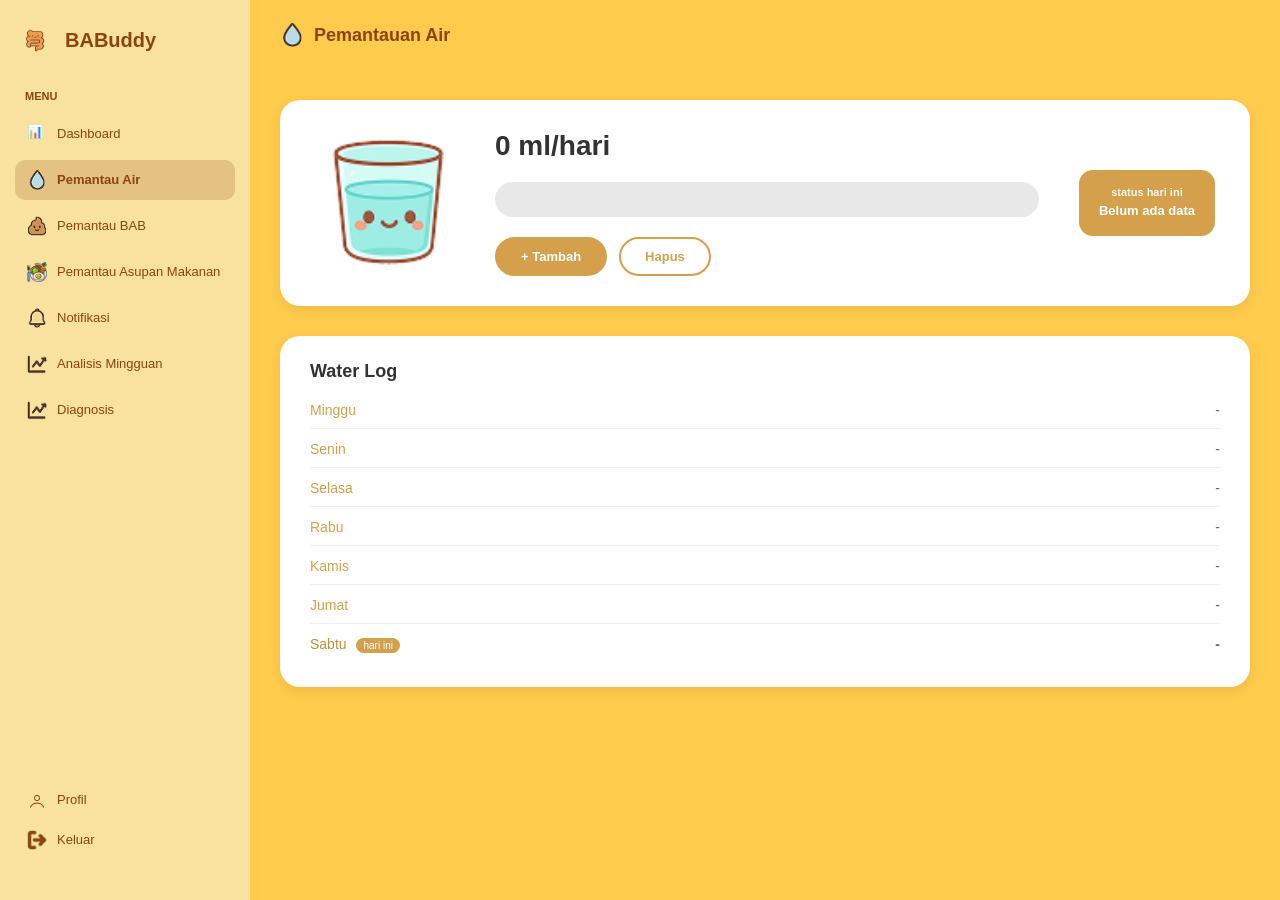
<file: watertracker.html>
<!DOCTYPE html>
<html lang="id">
<head>
  <meta charset="UTF-8" />
  <meta name="viewport" content="width=device-width, initial-scale=1.0"/>
  <title>BABuddy - Pemantau Air</title>
  <link rel="stylesheet" href="watertracker.css" />
</head>
<body>
  <div class="container">

    <!-- SIDEBAR -->
    <aside class="sidebar">
      <div class="logo">
        <img src="icon/icon_usus.png" class="logo-icon" alt="logo" />
        <div class="logo-text">BABuddy</div>
      </div>

      <div class="menu-section">
        <div class="menu-title">MENU</div>
        <nav class="menu">
          <a href="dashboard.html" class="menu-item">
            <span class="menu-icon">📊</span>
            <span class="menu-text">Dashboard</span>
          </a>
          <a href="watertracker.html" class="menu-item active">
            <img src="icon/icon_air.png" class="menu-icon-img" alt="air" />
            <span class="menu-text">Pemantau Air</span>
          </a>
          <a href="babtracker.html" class="menu-item">
            <img src="icon/icon_bab.png" class="menu-icon-img" alt="bab" />
            <span class="menu-text">Pemantau BAB</span>
          </a>
          <a href="foodtracker.html" class="menu-item">
            <img src="icon/icon_makanan.png" class="menu-icon-img" alt="makanan" />
            <span class="menu-text">Pemantau Asupan Makanan</span>
          </a>
          <a href="notifikasi.html" class="menu-item">
            <img src="icon/icon_notifikasi.png" class="menu-icon-img" alt="notifikasi" />
            <span class="menu-text">Notifikasi</span>
          </a>
          <a href="analisis.html" class="menu-item">
            <img src="icon/icon_analisis.png" class="menu-icon-img" alt="analisis" />
            <span class="menu-text">Analisis Mingguan</span>
          </a>
          <a href="diagnosis.html" class="menu-item">
            <img src="icon/icon_analisis.png" class="menu-icon-img" alt="diagnosis" />
            <span class="menu-text">Diagnosis</span>
          </a>
        </nav>
      </div>

      <div class="bottom-menu">
        <a href="#" class="menu-item" id="profileBtn">
          <img src="icon/icon_profile.png" class="menu-icon-img" alt="profil" />
          <span class="menu-text">Profil</span>
        </a>
        <a href="logout.html" class="menu-item" id="logoutBtn">
          <img src="icon/icon_logout.png" class="menu-icon-img" alt="logout" />
          <span class="menu-text">Keluar</span>
        </a>
      </div>
    </aside>

    <!-- MAIN CONTENT -->
    <main class="main-content">

      <!-- HEADER -->
      <header class="header">
        <div class="header-left">
          <img src="icon/icon_air.png" class="header-icon" alt="air" />
          <h1>Pemantauan Air</h1>
        </div>
        <div class="header-right">
        </div>
      </header>

      <!-- WATER CONTENT -->
      <div class="water-content">

        <!-- WATER CARD -->
        <div class="water-card">
          <div class="water-visual">
            <img src="icon/icon_gelas.png" class="water-glass" alt="Water Glass" />
          </div>
          <div class="water-info">
            <h2 id="waterAmount">0 liter/hari</h2>
            <div class="progress-bar-wrapper">
              <div class="progress-track">
                <div class="progress-value" id="progressFill" style="width: 0%;"></div>
              </div>
            </div>
            <div class="water-actions">
              <button class="btn-add" onclick="handleTambah()">+ Tambah</button>
              <button class="btn-delete" onclick="handleHapus()">Hapus</button>
            </div>
          </div>
          <div class="water-status">
            <p>status hari ini</p>
            <strong id="waterStatusText">Belum ada data</strong>
          </div>
        </div>

        <!-- WATER LOG -->
        <div class="water-log">
          <h3>Water Log</h3>
          <div class="log-list" id="waterLogList"></div>
        </div>

      </div>
    </main>
  </div>

  <!-- MODAL TAMBAH -->
  <div class="modal-overlay" id="modalTambah">
    <div class="modal">
      <h3>Tambah Asupan Air</h3>
      <label>Hari</label>
      <input type="text" id="inputHariDisplay" readonly
        style="background:#f0f0f0; color:#888; cursor:not-allowed;" />
      <select id="inputHari" style="display:none;">
        <option>Minggu</option><option>Senin</option><option>Selasa</option>
        <option>Rabu</option><option>Kamis</option><option>Jumat</option><option>Sabtu</option>
      </select>
      <label>Jumlah (gelas)</label>
      <input type="number" id="inputCups" min="1" max="20" value="1" />
      <div class="modal-actions">
        <button onclick="simpanAir()">Simpan</button>
        <button onclick="closeModal('modalTambah')">Batal</button>
      </div>
    </div>
  </div>

  <script src="watertracker.js"></script>
</body>
</html>
</file>
<file: style.css>
@import url('https://fonts.googleapis.com/css2?family=Poppins:wght@400;500;600;700;900&display=swap');

* {
    margin: 0;
    padding: 0;
    box-sizing: border-box;
}

body {
    font-family: 'Poppins', sans-serif;
    background: linear-gradient(180deg, #FFCB4C 0%, #f4d56f 100%);
    min-height: 100vh;
    min-height: 100dvh; /* dynamic viewport height — fix iOS Safari */
}

.container {
    width: 100%;
    min-height: 100vh;
    min-height: 100dvh;
    background: linear-gradient(180deg, #FFCB4C 0%, #f4d56f 100%);
    padding: 15px 40px;
    display: flex;
    flex-direction: column;
}

/* Header Nav */
.header-nav {
    display: flex;
    justify-content: space-between;
    align-items: center;
    margin-bottom: 20px;
}

.logo {
    display: flex;
    align-items: center;
    gap: 12px;
}

.logo_usus {
    height: 40px;
    width: auto;
}

.logo-text {
    font-size: 28px;
    font-weight: bold;
    color: #8B4513;
}

.nav-links {
    display: flex;
    gap: 30px;
    align-items: center;
}

.nav-links a {
    text-decoration: none;
    color: #8B4513;
    font-size: 18px;
    font-weight: 500;
    transition: color 0.3s;
}

.nav-links a:hover {
    color: #654321;
}

/* Main Content */
.main-content {
    flex: 1;
    text-align: center;
    display: flex;
    flex-direction: column;
    justify-content: center;
    padding: 0 40px 20px;
}

h1 {
    font-size: 56px;
    color: #8B4513;
    font-weight: bold;
    margin-bottom: 5px;
    line-height: 1.2;
}

h2 {
    font-size: 56px;
    color: #8B4513;
    font-weight: bold;
    margin-bottom: 20px;
    line-height: 1.2;
}

.illustration {
    display: flex;
    justify-content: center;
    align-items: center;
    gap: 20px;
    margin: 20px 0;
}

.logo_babuddy {
    max-width: 280px;
    max-height: 280px;
    object-fit: contain;
    width: 100%;
}

.subtitle {
    font-size: 18px;
    color: #8B4513;
    margin-bottom: 20px;
}

/* Nuttons */
.button-group {
    display: flex;
    justify-content: center;
    gap: 25px;
    margin-top: 15px;
}

.btn {
    padding: 16px 50px;
    font-size: 18px;
    font-weight: 600;
    border: none;
    border-radius: 8px;
    cursor: pointer;
    transition: all 0.3s;
}

.btn-masuk {
    background-color: #fff;
    color: #8B4513;
    border: 2px solid transparent;
}

.btn-masuk:hover {
    background-color: #f5f5f5;
    transform: translateY(-2px);
    box-shadow: 0 4px 12px rgba(0,0,0,0.15);
}

.btn-daftar {
    background-color: #e87d5c;
    color: #fff;
}

.btn-daftar:hover {
    background-color: #d66b4a;
    transform: translateY(-2px);
    box-shadow: 0 4px 12px rgba(232,125,92,0.4);
}

/* Tablet */
@media (max-width: 1024px) {
    .container {
        padding: 15px 30px;
    }

    .main-content {
        padding: 0 30px 30px;
    }

    h1, h2 {
        font-size: 48px;
    }

    .logo_babuddy {
        max-width: 220px;
        max-height: 220px;
    }
}

/* Mobile */
@media (max-width: 768px) {
    .container {
        padding: 14px 18px;
    }

    .logo-text {
        font-size: 22px;
    }

    .logo_usus {
        height: 30px;
    }

    .nav-links {
        gap: 16px;
    }

    .nav-links a {
        font-size: 15px;
    }

    .main-content {
        padding: 0 10px 20px;
    }

    h1, h2 {
        font-size: 36px;
    }

    .logo_babuddy {
        max-width: 180px;
        max-height: 180px;
    }

    .illustration {
        gap: 10px;
        margin: 14px 0;
    }

    .subtitle {
        font-size: 14px;
        margin-bottom: 14px;
    }

    .button-group {
        gap: 14px;
        margin-top: 12px;
    }

    .btn {
        padding: 12px 32px;
        font-size: 15px;
    }
}

@media (max-width: 480px) {
    .container {
        padding: 12px 16px;
    }

    .logo-text {
        font-size: 18px;
    }

    .logo_usus {
        height: 24px;
    }

    .nav-links {
        gap: 12px;
    }

    .nav-links a {
        font-size: 13px;
    }

    h1, h2 {
        font-size: 28px;
    }

    .logo_babuddy {
        max-width: 150px;
        max-height: 150px;
    }

    .subtitle {
        font-size: 12px;
    }

    .button-group {
        gap: 10px;
    }

    .btn {
        padding: 11px 24px;
        font-size: 13px;
    }
}

@media (max-width: 360px) {
    h1, h2 {
        font-size: 24px;
    }

    .logo_babuddy {
        max-width: 120px;
        max-height: 120px;
    }

    .btn {
        padding: 10px 18px;
        font-size: 12px;
    }
}
</file>
<file: analisis.css>
* { margin:0; padding:0; box-sizing:border-box; }

body {
  font-family: 'Arial', sans-serif;
  background: #f5f5f5;
  min-height: 100vh;
  width: 100vw;
}

.container {
  display: flex;
  min-height: 100vh;
  width: 100vw;
}

.sidebar {
  width: 220px;
  min-width: 220px;
  background: #F9E19F;
  padding: 18px 12px;
  display: flex;
  flex-direction: column;
  height: 100vh;
  overflow-y: auto;
  flex-shrink: 0;
  position: sticky;
  top: 0;
}

.logo {
  display: flex;
  align-items: center;
  gap: 8px;
  margin-bottom: 24px;
}

.logo-icon { width: 36px; height: 36px; object-fit: contain; }
.logo-text { font-size: 18px; font-weight: bold; color: #8B4513; }

.menu-section { flex: 1; margin-bottom: 16px; }

.menu-title {
  font-size: 10px;
  font-weight: bold;
  color: #8B4513;
  margin-bottom: 10px;
  padding-left: 8px;
  letter-spacing: 1px;
}

.menu { display: flex; flex-direction: column; gap: 4px; }

.menu-item {
  display: flex;
  align-items: center;
  gap: 8px;
  padding: 9px 10px;
  border-radius: 10px;
  text-decoration: none;
  color: #8B4513;
  font-size: 12px;
  cursor: pointer;
  transition: all 0.3s;
  line-height: 1.3;
}

.menu-item:hover { background: rgba(139,69,19,0.1); }
.menu-item.active { background: rgba(139,69,19,0.2); font-weight: 600; }

.menu-icon, .menu-icon-img { width: 18px; height: 18px; object-fit: contain; flex-shrink: 0; }

.bottom-menu {
  margin-top: auto;
  margin-bottom: 20px;
}

.main-content {
  flex: 1;
  background: #FFCB4C;
  min-height: 100vh;
  display: flex;
  flex-direction: column;
}

.header {
  background: #FFCB4C;
  padding: 12px 22px;
  display: flex;
  justify-content: space-between;
  align-items: center;
  height: 60px;
  flex-shrink: 0;
  position: sticky;
  top: 0;
  z-index: 10;
}

.header-left { display: flex; align-items: center; gap: 8px; }
.header-icon { width: 22px; height: 22px; object-fit: contain; }
.header-left h1 { font-size: 18px; font-weight: bold; color: #1a1a1a; }

.header-right { display: flex; align-items: center; gap: 10px; }

.week-selector {
  background: #fff;
  border-radius: 20px;
  padding: 7px 14px;
  font-size: 12px;
  font-weight: 600;
  color: #555;
  cursor: pointer;
  display: flex;
  align-items: center;
  gap: 6px;
  white-space: nowrap;
}

.btn-settings {
  display: flex;
  align-items: center;
  gap: 6px;
  background: #fff;
  border: none;
  border-radius: 20px;
  height: 36px;
  padding: 0 14px;
  font-size: 12px;
  font-weight: 700;
  color: #8B4513;
  cursor: pointer;
  transition: all 0.3s;
}

.btn-settings img { width: 14px; height: 14px; object-fit: contain; }

.header-btn {
  width: 36px; height: 36px;
  border-radius: 50%;
  border: none;
  background: #fff;
  display: flex;
  align-items: center;
  justify-content: center;
  cursor: pointer;
  flex-shrink: 0;
}

.header-btn img { width: 16px; height: 16px; object-fit: contain; }

/*Content*/
.analisis-content {
  flex: 1;
  padding: 10px 22px 40px;
  display: flex;
  flex-direction: column;
  gap: 12px;
}

.greeting { font-size: 14px; font-weight: bold; color: #1a1a1a; }

/*Skor Card*/
.skor-card {
  background: #2BBECB;
  border-radius: 14px;
  padding: 16px 22px;
  display: flex;
  align-items: center;
  justify-content: space-between;
}

.skor-left { display: flex; align-items: center; gap: 14px; }
.skor-icon { font-size: 36px; }

.skor-label {
  font-size: 12px;
  color: rgba(255,255,255,0.85);
  font-weight: 600;
  margin-bottom: 4px;
}

.skor-value {
  font-size: 28px;
  font-weight: 900;
  color: #fff;
}

.skor-badge {
  background: #fff;
  color: #2BBECB;
  font-size: 15px;
  font-weight: 800;
  padding: 10px 28px;
  border-radius: 30px;
}

/*Analisis Grid*/
.analisis-grid {
  display: grid;
  grid-template-columns: 220px 1fr 180px;
  gap: 12px;
}

.col-left {
  display: flex;
  flex-direction: column;
  gap: 10px;
}

/*Mini Card*/
.mini-card {
  border-radius: 12px;
  padding: 12px 14px;
  flex: 1;
}

.card-blue   { background: #4FC3F7; }
.card-orange { background: #F5A623; }
.card-brown  { background: #C17B3F; }

.mini-card-header {
  display: flex;
  align-items: center;
  gap: 8px;
  margin-bottom: 10px;
}

.mini-icon { font-size: 22px; flex-shrink: 0; }

.mini-title {
  font-size: 12px;
  font-weight: 800;
  color: #fff;
}

.mini-sub {
  font-size: 10px;
  color: rgba(255,255,255,0.85);
}

.mini-score {
  margin-left: auto;
  font-size: 26px;
  font-weight: 900;
  color: #fff;
}

/* Day bars */
.day-bars {
  display: flex;
  gap: 4px;
  justify-content: space-between;
}

.day-col {
  display: flex;
  flex-direction: column;
  align-items: center;
  gap: 3px;
  flex: 1;
}

.day-label {
  font-size: 9px;
  color: rgba(255,255,255,0.85);
  font-weight: 600;
}

.day-val {
  background: rgba(255,255,255,0.3);
  color: #fff;
  font-size: 11px;
  font-weight: 800;
  width: 26px;
  height: 26px;
  border-radius: 6px;
  display: flex;
  align-items: center;
  justify-content: center;
}

.day-val.highlight {
  background: rgba(255,255,255,0.7);
  color: #333;
}

/*Kategori Makanan*/
.col-mid { overflow: hidden; }

.kat-card {
  background: #fff;
  border-radius: 14px;
  padding: 14px 18px;
  height: 100%;
  overflow-y: auto;
}

.kat-title {
  font-size: 14px;
  font-weight: 800;
  color: #333;
  margin-bottom: 14px;
}

.kat-list { display: flex; flex-direction: column; gap: 12px; }

.kat-item { display: flex; align-items: center; gap: 10px; }

.kat-icon { font-size: 20px; flex-shrink: 0; }

.kat-info { flex: 1; }

.kat-name {
  font-size: 13px;
  font-weight: 700;
  color: #333;
  margin-bottom: 4px;
}

.kat-bar-track {
  height: 10px;
  background: #eee;
  border-radius: 999px;
  overflow: hidden;
}

.kat-bar-fill {
  height: 100%;
  border-radius: 999px;
  transition: width 0.5s ease;
}

.fill-pokok { background: #F5A623; }
.fill-lauk  { background: #E53935; }
.fill-sayur { background: #43A047; }
.fill-buah  { background: #E91E8C; }
.fill-susu  { background: #29B6F6; }

.kat-count {
  font-size: 12px;
  font-weight: 800;
  color: #555;
  min-width: 32px;
  text-align: right;
}

/*Tekstur BAB*/
.col-right {
  display: flex;
  flex-direction: column;
  gap: 10px;
}

.tekstur-card {
  background: #fff;
  border-radius: 14px;
  padding: 14px 16px;
  flex: 1;
}

.tekstur-title {
  font-size: 13px;
  font-weight: 800;
  color: #333;
  margin-bottom: 14px;
}

.tekstur-list { display: flex; flex-direction: column; gap: 10px; }

.tekstur-item {
  display: flex;
  align-items: center;
  gap: 8px;
}

.tekstur-label {
  font-size: 12px;
  font-weight: 600;
  color: #555;
  width: 55px;
  flex-shrink: 0;
}

.tekstur-bar-track {
  flex: 1;
  height: 10px;
  background: #eee;
  border-radius: 999px;
  overflow: hidden;
}

.tekstur-bar-fill {
  height: 100%;
  border-radius: 999px;
  transition: width 0.5s ease;
}

.fill-keras  { background: #E53935; }
.fill-normal { background: #43A047; }
.fill-lembek { background: #F5A623; }
.fill-cair   { background: #29B6F6; }

.tekstur-count {
  font-size: 11px;
  font-weight: 700;
  color: #777;
  min-width: 20px;
  text-align: right;
}

/*Tips Card*/
.tips-card {
  background: #FFFDE7;
  border-radius: 12px;
  padding: 12px 14px;
  display: flex;
  gap: 10px;
  align-items: flex-start;
}

.tips-icon { font-size: 20px; flex-shrink: 0; }

.tips-text {
  font-size: 11px;
  color: #7a5500;
  line-height: 1.5;
  font-weight: 500;
}

/*Responsive*/
@media (max-width: 768px) {
  body {
    overflow-x: hidden;
  }

  .container {
    flex-direction: column;
  }

  .sidebar {
    width: 100%;
    min-width: unset;
    height: auto;
    min-height: unset;
    position: sticky;
    top: 0;
    z-index: 100;
    flex-direction: row;
    align-items: center;
    padding: 10px 12px;
    overflow-x: auto;
    overflow-y: hidden;
    gap: 8px;
  }

  .logo {
    margin-bottom: 0;
    margin-right: 10px;
    flex-shrink: 0;
  }

  .logo-text,
  .menu-title {
    display: none;
  }

  .menu-section {
    margin-bottom: 0;
    flex: unset;
    flex-shrink: 0;
  }

  .menu {
    flex-direction: row;
    gap: 4px;
  }

  .menu-item {
    justify-content: center;
    padding: 8px 10px;
    flex-shrink: 0;
  }

  .menu-text {
    display: none;
  }

  .bottom-menu {
    margin-top: 0;
    margin-bottom: 0;
    margin-left: auto;
    display: flex;
    flex-direction: row;
    gap: 4px;
    flex-shrink: 0;
  }

  .main-content {
    min-height: unset;
    flex: 1;
  }

  .header {
    position: static;
    padding: 10px 15px;
    height: auto;
    flex-wrap: wrap;
    gap: 8px;
  }

  .week-selector {
    font-size: 11px;
    padding: 6px 10px;
  }

  .analisis-content {
    padding: 12px 15px 40px;
    gap: 12px;
  }

  /* Skor card */
  .skor-card {
    flex-direction: column;
    align-items: flex-start;
    gap: 12px;
  }

  .skor-badge {
    align-self: flex-end;
    font-size: 13px;
    padding: 8px 20px;
  }

  /* Grid jadi 1 kolom */
  .analisis-grid {
    grid-template-columns: 1fr;
  }

  .col-left {
    flex-direction: column;
    gap: 10px;
  }

  .col-mid {
    overflow: visible;
  }

  .kat-card {
    height: auto;
    overflow-y: visible;
  }

  .col-right {
    gap: 10px;
  }

  .tekstur-card {
    flex: unset;
  }
}
</file>
<file: babtracker.css>
* {
  margin: 0;
  padding: 0;
  box-sizing: border-box;
}

body {
  font-family: "Arial", sans-serif;
  background-color: #f5f5f5;
  min-height: 100vh;
  width: 100vw;
}

.container {
  display: flex;
  min-height: 100vh;
  width: 100vw;
}

/*Sidebar*/
.sidebar {
  width: 250px;
  background: #f9e19f;
  padding: 20px 15px;
  display: flex;
  flex-direction: column;
  height: 100vh;
  overflow-y: auto;
  flex-shrink: 0;
  position: sticky;
  top: 0;
}

.logo {
  display: flex;
  align-items: center;
  gap: 10px;
  margin-bottom: 30px;
}

.logo-icon {
  width: 40px;
  height: 40px;
  object-fit: contain;
}

.logo-text {
  font-size: 20px;
  font-weight: bold;
  color: #8b4513;
}

.menu-section {
  margin-bottom: 20px;
  flex: 1;
}

.menu-title {
  font-size: 11px;
  font-weight: bold;
  color: #8b4513;
  margin-bottom: 12px;
  padding-left: 10px;
}

.menu {
  display: flex;
  flex-direction: column;
  gap: 6px;
}

.menu-item {
  display: flex;
  align-items: center;
  gap: 10px;
  padding: 10px 12px;
  border-radius: 10px;
  text-decoration: none;
  color: #8b4513;
  font-size: 13px;
  cursor: pointer;
  transition: all 0.3s;
}

.menu-item:hover {
  background-color: rgba(139, 69, 19, 0.1);
}

.menu-item.active {
  background-color: rgba(139, 69, 19, 0.2);
  font-weight: 600;
}

.menu-icon,
.menu-icon-img {
  width: 20px;
  height: 20px;
  object-fit: contain;
}

.menu-text {
  line-height: 1.2;
}

.bottom-menu {
  margin-top: auto;
  margin-bottom: 20px;
}

/* Main Content */
.main-content {
  flex: 1;
  background-color: #ffcb4c;
  min-height: 100vh;
  display: flex;
  flex-direction: column;
}

/* Header */
.header {
  background-color: #ffcb4c;
  padding: 15px 30px;
  display: flex;
  justify-content: space-between;
  align-items: center;
  height: 70px;
  flex-shrink: 0;
  position: sticky;
  top: 0;
  z-index: 10;
}

.header-left {
  display: flex;
  align-items: center;
  gap: 10px;
}

.header-icon {
  width: 24px;
  height: 24px;
  object-fit: contain;
}

.header-left h1 {
  font-size: 18px;
  font-weight: bold;
  color: #8b4513;
}

.header-right {
  display: flex;
  align-items: center;
  gap: 12px;
}

/* BAB Content */
.water-content {
  flex: 1;
  padding: 30px;
  display: flex;
  flex-direction: column;
  gap: 30px;
  padding-bottom: 40px;
}

/* BAB Card */
.bab-card {
  background-color: #fff;
  border-radius: 20px;
  padding: 30px 35px;
  display: flex;
  align-items: center;
  gap: 40px;
  box-shadow: 0 4px 12px rgba(0, 0, 0, 0.08);
}

.bab-visual {
  flex-shrink: 0;
}

.bab-progress,
.poop-img {
  width: 140px;
  height: 140px;
  object-fit: contain;
}

.bab-info {
  flex: 1;
  display: flex;
  flex-direction: column;
  gap: 0;
}

.bab-info h2 {
  font-size: 28px;
  font-weight: bold;
  color: #333;
  margin-bottom: 20px;
}

.progress-bar-wrapper {
  margin-bottom: 20px;
}

.progress-track {
  width: 100%;
  height: 35px;
  background-color: #e8e8e8;
  border-radius: 20px;
  overflow: hidden;
}

.progress-value {
  height: 100%;
  background: linear-gradient(to right, #e8894d, #d4720b);
  border-radius: 20px;
  transition: width 0.3s ease;
}

.bab-actions {
  display: flex;
  gap: 12px;
}

.btn-add {
  padding: 10px 24px;
  border-radius: 20px;
  font-size: 13px;
  font-weight: 600;
  cursor: pointer;
  transition: all 0.3s;
  background-color: #d4a04c;
  color: #fff;
  border: 2px solid #d4a04c;
}

.btn-add:hover {
  background-color: #c08f3a;
  transform: translateY(-2px);
}

.btn-delete {
  padding: 10px 24px;
  border-radius: 20px;
  font-size: 13px;
  font-weight: 600;
  cursor: pointer;
  transition: all 0.3s;
  background-color: #fff;
  color: #d4a04c;
  border: 2px solid #d4a04c;
  display: flex;
  align-items: center;
  gap: 6px;
}

.btn-delete:hover {
  background-color: #d4a04c;
  color: #fff;
  transform: translateY(-2px);
}

.bab-status {
  flex-shrink: 0;
  background-color: #d4720b;
  color: #fff;
  padding: 16px 20px;
  border-radius: 14px;
  text-align: center;
  min-width: 130px;
}

.bab-status p {
  font-size: 11px;
  font-weight: 600;
  opacity: 0.9;
  margin-bottom: 5px;
}

.bab-status strong {
  font-size: 13px;
  font-weight: 800;
  display: block;
  line-height: 1.3;
}

/* Bowel Log */
.bab-log {
  background-color: #fff;
  border-radius: 20px;
  padding: 25px 30px;
  box-shadow: 0 4px 12px rgba(0, 0, 0, 0.08);
}

.bab-log h3 {
  font-size: 18px;
  font-weight: bold;
  color: #333;
  margin-bottom: 20px;
}

.log-list {
  display: flex;
  flex-direction: column;
  gap: 12px;
}

.log-item {
  display: flex;
  justify-content: space-between;
  align-items: center;
  padding-bottom: 10px;
  border-bottom: 1px solid #f0f0f0;
}

.log-item:last-child {
  border-bottom: none;
}

.log-day {
  font-size: 14px;
  color: #d4a04c;
  font-weight: 500;
  min-width: 80px;
}

.log-frek {
  font-size: 14px;
  color: #888;
  min-width: 30px;
  text-align: center;
}

.log-tipe {
  font-size: 14px;
  font-weight: 600;
  min-width: 70px;
}

.log-darah {
  font-size: 14px;
  color: #aaa;
}

.type-normal { color: #27760d; }
.type-soft   { color: #a06b00; }
.type-hard   { color: #bb3322; }
.blood-yes   { color: #cc3311; font-weight: 700; }

/* Modal */
.modal-overlay {
  display: none;
  position: fixed;
  inset: 0;
  background: rgba(0, 0, 0, 0.48);
  z-index: 999;
  align-items: center;
  justify-content: center;
}

.modal-overlay.active {
  display: flex;
}

.modal {
  background: #fff;
  border-radius: 20px;
  padding: 28px 32px;
  width: 320px;
  box-shadow: 0 8px 32px rgba(0, 0, 0, 0.18);
}

.modal h3 {
  font-size: 16px;
  font-weight: 800;
  margin-bottom: 18px;
  color: #333;
}

.modal label {
  display: block;
  font-size: 12px;
  font-weight: 700;
  color: #888;
  margin: 10px 0 4px;
}

.modal input,
.modal select {
  width: 100%;
  padding: 9px 12px;
  border: 1.5px solid #e0d0a0;
  border-radius: 10px;
  font-family: "Arial", sans-serif;
  font-size: 13px;
  background: #fafafa;
  outline: none;
}

.modal-actions {
  display: flex;
  gap: 10px;
  margin-top: 20px;
}

.modal-actions button {
  flex: 1;
  padding: 11px;
  border-radius: 20px;
  font-size: 13px;
  font-weight: 700;
  cursor: pointer;
  border: 2px solid #d4a04c;
  background: #d4a04c;
  color: #fff;
  transition: all 0.3s;
}

.modal-actions button:last-child {
  background: #fff;
  color: #d4a04c;
}

.modal-actions button:hover { opacity: 0.85; }

/* Responsive */
@media (max-width: 1024px) {
  .water-card { flex-direction: column; text-align: center; }
  .water-actions { justify-content: center; }
}

@media (max-width: 768px) {
  body {
    overflow-x: hidden;
  }

  .container {
    flex-direction: column;
  }

  .sidebar {
    width: 100%;
    height: auto;
    min-height: unset;
    position: sticky;
    top: 0;
    z-index: 100;
    flex-direction: row;
    align-items: center;
    padding: 10px 12px;
    overflow-x: auto;
    overflow-y: hidden;
    gap: 8px;
  }

  .logo {
    margin-bottom: 0;
    margin-right: 10px;
    flex-shrink: 0;
  }

  .logo-text,
  .menu-title {
    display: none;
  }

  .menu-section {
    margin-bottom: 0;
    flex: unset;
    flex-shrink: 0;
  }

  .menu {
    flex-direction: row;
    gap: 4px;
  }

  .menu-item {
    justify-content: center;
    padding: 8px 10px;
    flex-shrink: 0;
  }

  .menu-text {
    display: none;
  }

  .bottom-menu {
    margin-top: 0;
    margin-bottom: 0;
    margin-left: auto;
    display: flex;
    flex-direction: row;
    gap: 4px;
    flex-shrink: 0;
  }

  .main-content {
    min-height: unset;
    flex: 1;
  }

  .header {
    position: static;
    padding: 12px 15px;
  }

  .bab-content {
    padding: 15px;
    padding-bottom: 40px;
    gap: 20px;
  }

  .bab-card {
    flex-direction: column;
    text-align: center;
    padding: 20px;
    gap: 20px;
  }

  .bab-progress,
  .poop-img {
    width: 100px;
    height: 100px;
  }

  .bab-info h2 {
    font-size: 22px;
  }

  .bab-actions {
    justify-content: center;
    flex-wrap: wrap;
  }

  .bab-status {
    width: 100%;
  }

  .bab-log {
    padding: 20px;
  }

  .log-item {
    flex-wrap: wrap;
    gap: 6px;
  }

  .modal {
    width: 90%;
    max-width: 320px;
  }
}
</file>
<file: diagnosis.css>
* {
  margin     : 0;
  padding    : 0;
  box-sizing : border-box;
}

body {
  font-family      : 'Arial', sans-serif;
  background-color : #f5f5f5;
  min-height       : 100vh;
  width            : 100vw;
}

.container {
  display    : flex;
  min-height : 100vh;
  width      : 100vw;
}

/* ==================== SIDEBAR ==================== */
.sidebar {
  width          : 250px;
  background     : #F9E19F;
  padding        : 20px 15px;
  display        : flex;
  flex-direction : column;
  height         : 100vh;
  overflow-y     : auto;
  flex-shrink    : 0;
  position       : sticky;
  top            : 0;
}

.logo {
  display       : flex;
  align-items   : center;
  gap           : 10px;
  margin-bottom : 30px;
}

.logo-icon {
  width      : 40px;
  height     : 40px;
  object-fit : contain;
}

.logo-text {
  font-size   : 20px;
  font-weight : bold;
  color       : #8B4513;
}

.menu-section {
  margin-bottom : 20px;
  flex          : 1;
}

.menu-title {
  font-size     : 11px;
  font-weight   : bold;
  color         : #8B4513;
  margin-bottom : 12px;
  padding-left  : 10px;
}

.menu {
  display        : flex;
  flex-direction : column;
  gap            : 6px;
}

.menu-item {
  display         : flex;
  align-items     : center;
  gap             : 10px;
  padding         : 10px 12px;
  border-radius   : 10px;
  text-decoration : none;
  color           : #8B4513;
  font-size       : 13px;
  cursor          : pointer;
  transition      : all 0.3s;
}

.menu-item:hover  { background-color: rgba(139,69,19,0.1); }
.menu-item.active { background-color: rgba(139,69,19,0.2); font-weight: 600; }

.menu-icon,
.menu-icon-img {
  width      : 20px;
  height     : 20px;
  object-fit : contain;
}

.menu-text { line-height: 1.2; }

.bottom-menu {
  margin-top    : auto;
  margin-bottom : 20px;
}

/* ==================== MAIN CONTENT ==================== */
.main-content {
  flex             : 1;
  background-color : #FFCB4C;
  min-height       : 100vh;
  display          : flex;
  flex-direction   : column;
}

/* ==================== HEADER ==================== */
.header {
  background-color : #FFCB4C;
  padding          : 15px 30px;
  display          : flex;
  justify-content  : space-between;
  align-items      : center;
  height           : 70px;
  flex-shrink      : 0;
  position         : sticky;
  top              : 0;
  z-index          : 10;
}

.header-left {
  display     : flex;
  align-items : center;
  gap         : 10px;
}

.header-icon {
  width      : 24px;
  height     : 24px;
  object-fit : contain;
}

.header-left h1 {
  font-size   : 18px;
  font-weight : bold;
  color       : #8B4513;
}

.header-right {
  display     : flex;
  align-items : center;
  gap         : 12px;
}

/* ==================== DIAGNOSIS CONTENT ==================== */
.diag-content {
  flex           : 1;
  padding        : 20px 30px 40px;
  display        : flex;
  flex-direction : column;
  gap            : 18px;
}

.diag-content::-webkit-scrollbar       { width: 5px; }
.diag-content::-webkit-scrollbar-track { background: transparent; }
.diag-content::-webkit-scrollbar-thumb { background: rgba(0,0,0,.10); border-radius: 8px; }

/* ==================== SCORE CARD ==================== */
.score-card {
  background      : linear-gradient(100deg,#00C9B1 55%,#00a895);
  border-radius   : 20px;
  padding         : 22px 28px;
  display         : flex;
  align-items     : center;
  justify-content : space-between;
  gap             : 20px;
  box-shadow      : 0 4px 12px rgba(0,0,0,0.08);
  flex-shrink     : 0;
}

.score-left {
  display     : flex;
  align-items : center;
  gap         : 18px;
}

.score-img {
  width      : 52px;
  height     : 52px;
  object-fit : contain;
  filter     : brightness(0) invert(1);
  opacity    : .85;
}

.score-label {
  font-size     : 13px;
  font-weight   : 600;
  color         : rgba(255,255,255,.85);
  margin-bottom : 4px;
}

.score-value {
  font-size   : 36px;
  font-weight : bold;
  color       : #fff;
  line-height : 1;
}

.score-denom { font-size: 18px; opacity: .65; }

.score-badge {
  background    : #fff;
  color         : #D4720B;
  padding       : 12px 28px;
  border-radius : 14px;
  font-size     : 18px;
  font-weight   : 800;
  min-width     : 130px;
  text-align    : center;
  box-shadow    : 0 3px 10px rgba(0,0,0,.12);
  transition    : background .4s, color .4s;
}

/* ==================== 4 KARTU RINGKASAN ==================== */
.summary-row {
  display               : grid;
  grid-template-columns : repeat(4,1fr);
  gap                   : 14px;
  flex-shrink           : 0;
}

.sum-card {
  border-radius  : 16px;
  padding        : 18px 20px;
  color          : #fff;
  box-shadow     : 0 4px 12px rgba(0,0,0,0.08);
  display        : flex;
  flex-direction : column;
  gap            : 8px;
}

.sum-card.c-blue   { background: linear-gradient(135deg,#29B6F6,#0288D1); }
.sum-card.c-orange { background: linear-gradient(135deg,#FF8A65,#E64A19); }
.sum-card.c-green  { background: linear-gradient(135deg,#A5D6A7,#388E3C); }
.sum-card.c-teal   { background: linear-gradient(135deg,#4DD0E1,#00838F); }

.sum-top {
  display     : flex;
  align-items : center;
  gap         : 12px;
}

.sum-img {
  width      : 32px;
  height     : 32px;
  object-fit : contain;
  filter     : brightness(0) invert(1);
  opacity    : .90;
}

.sum-title { font-size:13px; font-weight:700; }
.sum-sub   { font-size:11px; opacity:.85; font-weight:600; }

.sum-big {
  font-size   : 32px;
  font-weight : bold;
  line-height : 1;
}

.sum-note { font-size:10.5px; opacity:.80; font-weight:600; }

/* ==================== BOTTOM GRID ==================== */
.bottom-grid {
  display               : grid;
  grid-template-columns : 1.1fr 0.85fr 1.2fr 0.85fr;
  gap                   : 16px;
  align-items           : start;
}

.mid-col {
  display        : flex;
  flex-direction : column;
  gap            : 16px;
}

.right-col { display: contents; }

.diag-card {
  background-color : #fff;
  border-radius    : 20px;
  padding          : 22px 26px;
  box-shadow       : 0 4px 12px rgba(0,0,0,0.08);
  display          : flex;
  flex-direction   : column;
  gap              : 0;
}

.diag-card h3 {
  font-size     : 16px;
  font-weight   : bold;
  color         : #333;
  margin-bottom : 6px;
}

.card-subtitle {
  font-size     : 12px;
  color         : #888;
  font-weight   : 500;
  margin-bottom : 16px;
}

/* ── Tren Mingguan ── */
.week-table { margin-bottom: 14px; }

.week-head {
  display               : grid;
  grid-template-columns : 80px 1fr 1fr 1fr 52px;
  gap                   : 6px;
  font-size             : 11px;
  font-weight           : 700;
  color                 : #aaa;
  padding-bottom        : 8px;
  border-bottom         : 1.5px solid #F0F0F0;
  margin-bottom         : 6px;
  text-align            : center;
}
.week-head span:first-child { text-align: left; }

.week-row {
  display               : grid;
  grid-template-columns : 80px 1fr 1fr 1fr 52px;
  gap                   : 6px;
  padding               : 8px 0;
  border-bottom         : 1px solid #F0F0F0;
  align-items           : center;
  font-size             : 13px;
}
.week-row:last-child { border-bottom: none; }

.wk-label { font-weight:700; color:#D4A04C; font-size:13px; }
.wk-val   { text-align:center; font-weight:600; color:#555; }

.wk-badge {
  text-align    : center;
  font-size     : 12px;
  font-weight   : 700;
  border-radius : 20px;
  padding       : 3px 8px;
  color         : #fff;
}
.badge-green  { background: #4CAF50; }
.badge-blue   { background: #2BBECB; }
.badge-orange { background: #FF9800; }
.badge-red    { background: #F44336; }

.chart-label {
  font-size     : 12px;
  font-weight   : 700;
  color         : #aaa;
  margin-bottom : 8px;
  margin-top    : 4px;
}

.bar-chart {
  display     : flex;
  align-items : flex-end;
  gap         : 10px;
  height      : 70px;
}

.chart-col {
  flex            : 1;
  display         : flex;
  flex-direction  : column;
  align-items     : center;
  justify-content : flex-end;
  gap             : 4px;
}

.chart-bar {
  width         : 100%;
  border-radius : 6px 6px 0 0;
  min-height    : 4px;
  transition    : height 0.6s ease;
}
.chart-bar.green  { background: #4CAF50; }
.chart-bar.orange { background: #FF9800; }
.chart-bar.red    { background: #F44336; }
.chart-wk-lbl { font-size:11px; font-weight:700; color:#aaa; }

/* ── Kategori Makanan ── */
.food-row {
  display        : flex;
  align-items    : center;
  gap            : 10px;
  padding-bottom : 10px;
  border-bottom  : 1px solid #F0F0F0;
}
.food-row:last-child { border-bottom: none; padding-bottom: 0; }

.food-ico  { font-size: 20px; min-width: 26px; }
.food-name { font-size: 13px; font-weight: 600; color: #333; flex: 1; }
.food-cnt  { font-size: 13px; font-weight: 700; color: #888; min-width: 44px; text-align: right; }

.bar-wrap { flex:2; height:10px; background:#F0F0F0; border-radius:20px; overflow:hidden; }
.bar      { height:100%; border-radius:20px; transition:width 0.5s ease; }
.bar.green  { background:linear-gradient(to right,#66BB6A,#43A047); }
.bar.orange { background:linear-gradient(to right,#FFA726,#F57C00); }
.bar.red    { background:linear-gradient(to right,#EF5350,#D32F2F); }
.bar.gray   { background:#BDBDBD; }

/* Tekstur BAB */
.texture-row {
  display        : flex;
  align-items    : center;
  gap            : 10px;
  padding-bottom : 10px;
  border-bottom  : 1px solid #F0F0F0;
}
.texture-row:last-child { border-bottom: none; padding-bottom: 0; }

.tex-name     { font-size:13px; font-weight:600; color:#333; min-width:58px; }
.tex-dot      { width:12px; height:12px; border-radius:50%; flex-shrink:0; }
.tex-bar-wrap { flex:1; height:10px; background:#F0F0F0; border-radius:20px; overflow:hidden; }
.tex-bar      { height:100%; border-radius:20px; transition:width 0.5s ease; }
.tex-count    { font-size:13px; font-weight:700; color:#888; min-width:30px; text-align:right; }

/* Diagnosis items */
.diagnosis-item {
  display        : flex;
  align-items    : flex-start;
  gap            : 12px;
  padding-bottom : 12px;
  border-bottom  : 1px solid #F0F0F0;
}
.diagnosis-item:last-child { border-bottom:none; padding-bottom:0; }

.diag-icon  { font-size:22px; flex-shrink:0; margin-top:1px; }
.diag-title { font-size:13px; font-weight:700; color:#333; margin-bottom:3px; }
.diag-desc  { font-size:12px; color:#666; font-weight:500; line-height:1.5; }

.diag-tag {
  display       : inline-block;
  font-size     : 11px;
  font-weight   : 700;
  border-radius : 20px;
  padding       : 3px 12px;
  margin-top    : 6px;
  color         : #fff;
}
.tag-baik  { background: #4CAF50; }
.tag-cukup { background: #FF9800; }
.tag-buruk { background: #F44336; }
.tag-info  { background: #90A4AE; }

/* Note */
.note-card { gap: 8px; }

.note-img {
  width      : 28px;
  height     : 28px;
  object-fit : contain;
}

.note-card h3 {
  font-size     : 15px;
  font-weight   : bold;
  color         : #333;
  margin-bottom : 8px;
}

.note-text { font-size:13px; font-weight:500; color:#555; line-height:1.65; }
.note-item {
  padding-bottom : 8px;
  border-bottom  : 1px solid #F0F0F0;
  margin-bottom  : 0;
}
.note-item:last-child { border-bottom:none; padding-bottom:0; }

/* Responsive */
@media (max-width: 1100px) {
  .bottom-grid  { grid-template-columns: 1fr 1fr; }
  .right-col    { display: contents; }
  .summary-row  { grid-template-columns: repeat(2,1fr); }
}

@media (max-width: 768px) {
  body { overflow-x: hidden; }

  .container { flex-direction: column; }

  .sidebar {
    width          : 100%;
    height         : auto;
    min-height     : unset;
    position       : sticky;
    top            : 0;
    z-index        : 100;
    flex-direction : row;
    align-items    : center;
    padding        : 10px 12px;
    overflow-x     : auto;
    overflow-y     : hidden;
    gap            : 8px;
  }

  .logo {
    margin-bottom : 0;
    margin-right  : 10px;
    flex-shrink   : 0;
  }

  .logo-text,
  .menu-title { display: none; }

  .menu-section {
    margin-bottom : 0;
    flex          : unset;
    flex-shrink   : 0;
  }

  .menu {
    flex-direction : row;
    gap            : 4px;
  }

  .menu-item {
    justify-content : center;
    padding         : 8px 10px;
    flex-shrink     : 0;
  }

  .menu-text { display: none; }

  .bottom-menu {
    margin-top    : 0;
    margin-bottom : 0;
    margin-left   : auto;
    display       : flex;
    flex-direction: row;
    gap           : 4px;
    flex-shrink   : 0;
  }

  .main-content { min-height: unset; flex: 1; }

  .header {
    position : static;
    padding  : 12px 15px;
    height   : auto;
  }

  .diag-content {
    padding : 15px;
    padding-bottom : 40px;
    gap     : 14px;
  }

  /* Score card */
  .score-card {
    flex-direction : column;
    align-items    : flex-start;
    gap            : 12px;
  }

  .score-badge {
    align-self : flex-end;
    font-size  : 15px;
    padding    : 10px 20px;
    min-width  : unset;
  }

  .summary-row { grid-template-columns: repeat(2,1fr); }

  .bottom-grid {
    grid-template-columns : 1fr;
  }

  .right-col { display: flex; flex-direction: column; gap: 16px; }

  .week-head,
  .week-row {
    grid-template-columns : 60px 1fr 1fr 1fr 44px;
    font-size             : 11px;
  }

  .wk-label { font-size: 11px; }
}
</file>
<file: foodtracker.css>
* {
    margin: 0;
    padding: 0;
    box-sizing: border-box;
}

body {
    font-family: 'Arial', sans-serif;
    background-color: #f5f5f5;
    min-height: 100vh;
    width: 100vw;
}

.container {
    display: flex;
    min-height: 100vh;
    width: 100vw;
}

/* ==================== SIDEBAR ==================== */
.sidebar {
    width: 250px;
    background: #F9E19F;
    padding: 20px 15px;
    display: flex;
    flex-direction: column;
    height: 100vh;
    overflow-y: auto;
    flex-shrink: 0;
    position: sticky;
    top: 0;
}

.logo {
    display: flex;
    align-items: center;
    gap: 10px;
    margin-bottom: 30px;
}

.logo-icon {
    width: 40px;
    height: 40px;
    object-fit: contain;
}

.logo-text {
    font-size: 20px;
    font-weight: bold;
    color: #8B4513;
}

.menu-section {
    margin-bottom: 20px;
    flex: 1;
}

.menu-title {
    font-size: 11px;
    font-weight: bold;
    color: #8B4513;
    margin-bottom: 12px;
    padding-left: 10px;
}

.menu {
    display: flex;
    flex-direction: column;
    gap: 6px;
}

.menu-item {
    display: flex;
    align-items: center;
    gap: 10px;
    padding: 10px 12px;
    border-radius: 10px;
    text-decoration: none;
    color: #8B4513;
    font-size: 13px;
    cursor: pointer;
    transition: all 0.3s;
}

.menu-item:hover { background-color: rgba(139, 69, 19, 0.1); }

.menu-item.active {
    background-color: rgba(139, 69, 19, 0.2);
    font-weight: 600;
}

.menu-icon,
.menu-icon-img {
    width: 20px;
    height: 20px;
    object-fit: contain;
}

.menu-text { line-height: 1.2; }

.bottom-menu {
    margin-top: auto;
    margin-bottom: 20px;
}

/* ==================== MAIN CONTENT ==================== */
.main-content {
    flex: 1;
    background-color: #FFCB4C;
    min-height: 100vh;
    display: flex;
    flex-direction: column;
}

/* ==================== HEADER ==================== */
.header {
    background-color: #FFCB4C;
    padding: 15px 30px;
    display: flex;
    justify-content: space-between;
    align-items: center;
    height: 70px;
    flex-shrink: 0;
    position: sticky;
    top: 0;
    z-index: 10;
}

.header-left {
    display: flex;
    align-items: center;
    gap: 10px;
}

.header-icon {
    width: 28px;
    height: 28px;
    object-fit: contain;
}

.header-left h1 {
    font-size: 22px;
    font-weight: bold;
    color: #8B4513;
}

.header-right {
    display: flex;
    align-items: center;
    gap: 12px;
}

.search-bar {
    display: flex;
    align-items: center;
    background-color: #fff;
    border-radius: 25px;
    padding: 8px 16px;
    gap: 8px;
}

.search-bar input {
    border: none;
    outline: none;
    background: transparent;
    font-size: 14px;
    width: 200px;
}

.search-icon {
    width: 14px;
    height: 14px;
    cursor: pointer;
}

.btn-settings {
    display: flex;
    align-items: center;
    gap: 6px;
    background-color: #fff;
    border: none;
    border-radius: 25px;
    height: 40px;
    padding: 0 16px;
    font-size: 13px;
    font-weight: 700;
    color: #8B4513;
    cursor: pointer;
    transition: all 0.3s;
}

.btn-settings:hover { transform: translateY(-2px); }

.btn-settings img {
    width: 16px;
    height: 16px;
    object-fit: contain;
}

.header-btn {
    width: 40px;
    height: 40px;
    border-radius: 50%;
    border: none;
    background-color: #fff;
    display: flex;
    align-items: center;
    justify-content: center;
    cursor: pointer;
    transition: all 0.3s;
}

.header-btn:hover { transform: translateY(-2px); }

.header-btn img {
    width: 18px;
    height: 18px;
    object-fit: contain;
}

/* ==================== FOOD CONTENT ==================== */
.food-content {
    flex: 1;
    padding: 20px 30px 40px 30px;
}

.greeting {
    font-size: 16px;
    font-weight: bold;
    color: #8B4513;
    margin-bottom: 16px;
}

/* Food Grid */
.food-grid {
    display: grid;
    grid-template-columns: 1fr 1fr;
    grid-template-rows: auto auto auto;
    gap: 18px;
}

.food-card:nth-child(1) { grid-column: 1; grid-row: 1; }
.food-card:nth-child(2) { grid-column: 2; grid-row: 1; }
.food-card:nth-child(3) { grid-column: 1 / 3; justify-self: center; width: 48%; grid-row: 2; }
.food-card:nth-child(4) { grid-column: 1; grid-row: 3; }
.food-card:nth-child(5) { grid-column: 2; grid-row: 3; }

/* Food Card */
.food-card {
    border-radius: 16px;
    padding: 18px 20px;
    display: flex;
    flex-direction: column;
    gap: 12px;
    min-height: 200px;
}

.card-orange { background-color: #F5A623; }
.card-red    { background-color: #E53935; }
.card-blue   { background-color: #4FC3F7; }
.card-pink   { background-color: #E91E8C; }
.card-green  { background-color: #43A047; }

.card-header-info {
    display: flex;
    align-items: center;
    gap: 10px;
}

.card-icon-wrap {
    width: 36px;
    height: 36px;
    background: rgba(255,255,255,0.3);
    border-radius: 50%;
    display: flex;
    align-items: center;
    justify-content: center;
    flex-shrink: 0;
}

.card-cat-icon {
    width: 20px;
    height: 20px;
    object-fit: contain;
}

.card-title {
    font-size: 15px;
    font-weight: 800;
    color: #fff;
}

.card-subtitle {
    font-size: 11px;
    color: rgba(255,255,255,0.85);
    font-weight: 500;
}

.card-body {
    background: rgba(255,255,255,0.9);
    border-radius: 10px;
    padding: 12px 14px;
    min-height: 70px;
    display: flex;
    flex-direction: column;
    gap: 6px;
    flex: 1;
}

.empty-state {
    font-size: 13px;
    color: #aaa;
    font-style: italic;
    margin: auto;
    text-align: center;
}

.food-item {
    display: flex;
    align-items: center;
    justify-content: space-between;
    gap: 8px;
}

.food-item-info {
    display: flex;
    flex-direction: column;
    flex: 1;
}

.food-item-name {
    font-size: 13px;
    font-weight: 700;
    color: #333;
}

.food-item-name::before {
    content: ". ";
}

.food-item-time {
    font-size: 12px;
    color: #888;
    display: flex;
    align-items: center;
    gap: 4px;
}

.food-item-time::before {
    content: "🕐";
    font-size: 11px;
}

.food-item-actions {
    display: flex;
    gap: 4px;
    flex-shrink: 0;
}

.btn-edit-sm,
.btn-del-sm {
    background: none;
    border: none;
    font-size: 13px;
    cursor: pointer;
    padding: 2px 4px;
    border-radius: 6px;
    transition: background 0.2s;
    line-height: 1;
}

/* Meal Shot */
.history-right {
    display: flex;
    flex-direction: column;
    gap: 8px;
    flex: 1;
}

.meal-slot {
    display: flex;
    flex-direction: column;
    gap: 4px;
}

.meal-slot-label {
    font-size: 11px;
    font-weight: 700;
    color: #8B4513;
    margin-bottom: 2px;
}

.meal-slot-foods {
    display: flex;
    flex-wrap: wrap;
    gap: 6px;
    min-height: 20px;
}

.btn-edit-sm:hover { background: rgba(0,0,0,0.08); }
.btn-del-sm:hover  { background: rgba(220,50,50,0.12); }

.card-hint {
    font-size: 11px;
    color: rgba(255,255,255,0.8);
    font-style: italic;
}

.card-btn {
    background-color: rgba(255,255,255,0.25);
    border: 2px solid rgba(255,255,255,0.6);
    color: #fff;
    font-size: 13px;
    font-weight: 700;
    padding: 9px 14px;
    border-radius: 10px;
    cursor: pointer;
    transition: all 0.3s;
    text-align: center;
}

.card-btn:hover {
    background-color: rgba(255,255,255,0.4);
    transform: translateY(-1px);
}

/* Modal */
.modal-overlay {
    display: none;
    position: fixed;
    inset: 0;
    background: rgba(0,0,0,0.48);
    z-index: 999;
    align-items: center;
    justify-content: center;
}

.modal-overlay.active { display: flex; }

.modal {
    background: #fff;
    border-radius: 20px;
    padding: 28px 32px;
    width: 320px;
    box-shadow: 0 8px 32px rgba(0,0,0,0.18);
}

.modal h3 {
    font-size: 16px;
    font-weight: 800;
    margin-bottom: 18px;
    color: #333;
}

.modal label {
    display: block;
    font-size: 12px;
    font-weight: 700;
    color: #888;
    margin: 10px 0 4px;
}

.modal input,
.modal select {
    width: 100%;
    padding: 9px 12px;
    border: 1.5px solid #e0d0a0;
    border-radius: 10px;
    font-family: 'Arial', sans-serif;
    font-size: 13px;
    background: #fafafa;
    outline: none;
}

.modal-actions {
    display: flex;
    gap: 10px;
    margin-top: 20px;
}

.modal-actions button {
    flex: 1;
    padding: 11px;
    border-radius: 20px;
    font-size: 13px;
    font-weight: 700;
    cursor: pointer;
    border: 2px solid #D4A04C;
    background: #D4A04C;
    color: #fff;
    transition: all 0.3s;
}

.modal-actions button:last-child {
    background: #fff;
    color: #D4A04C;
}

.modal-actions button:hover { opacity: 0.85; }

/* Label Sudah Dikonsumsi */
.consumed-label {
    font-size: 11px;
    font-weight: 700;
    color: #555;
    margin-bottom: 4px;
}

/* Weekly History */
.weekly-history {
    background-color: #fff;
    border-radius: 20px;
    padding: 25px 30px;
    box-shadow: 0 4px 12px rgba(0, 0, 0, 0.08);
    margin-top: 18px;
}

.weekly-history h3 {
    font-size: 18px;
    font-weight: bold;
    color: #333;
    margin-bottom: 20px;
}

.history-list {
    display: flex;
    flex-direction: column;
    gap: 0;
}

.history-item {
    display: flex;
    align-items: flex-start;
    padding: 12px 0;
    border-bottom: 1px solid #F0F0F0;
    gap: 16px;
}

.history-item:last-child { border-bottom: none; }

.history-day {
    font-size: 14px;
    font-weight: 700;
    color: #D4A04C;
    min-width: 80px;
    flex-shrink: 0;
    padding-top: 2px;
}

.history-day.today { color: #C08F3A; }

.today-badge {
    background: #D4A04C;
    color: #fff;
    font-size: 10px;
    font-weight: 700;
    padding: 2px 7px;
    border-radius: 20px;
    margin-left: 6px;
    vertical-align: middle;
}

.history-foods {
    display: flex;
    flex-wrap: wrap;
    gap: 6px;
    flex: 1;
}

.history-tag {
    font-size: 12px;
    font-weight: 600;
    padding: 4px 10px;
    border-radius: 20px;
    color: #fff;
}

.tag-pokok { background-color: #F5A623; }
.tag-lauk  { background-color: #E53935; }
.tag-susu  { background-color: #29B6F6; }
.tag-buah  { background-color: #E91E8C; }
.tag-sayur { background-color: #43A047; }

.history-empty {
    font-size: 13px;
    color: #bbb;
    font-style: italic;
}

/* History Tag */
.history-tag-wrap {
    display: flex;
    align-items: center;
    gap: 4px;
}

.btn-tag-edit,
.btn-tag-del {
    background: none;
    border: none;
    font-size: 11px;
    cursor: pointer;
    padding: 2px 5px;
    border-radius: 6px;
    transition: background 0.2s;
    line-height: 1;
    color: #555;
}

.btn-tag-edit:hover { background: rgba(0,0,0,0.08); }
.btn-tag-del:hover  { background: rgba(220,50,50,0.15); color: #c00; }

/* Responsive */
@media (max-width: 1024px) {
    .food-grid { grid-template-columns: 1fr; }
    .food-card:nth-child(n) { grid-column: 1; grid-row: auto; width: 100%; }
}

@media (max-width: 768px) {
    body {
        overflow-x: hidden;
    }

    .container {
        flex-direction: column;
    }

    .sidebar {
        width: 100%;
        height: auto;
        min-height: unset;
        position: sticky;
        top: 0;
        z-index: 100;
        flex-direction: row;
        align-items: center;
        padding: 10px 12px;
        overflow-x: auto;
        overflow-y: hidden;
        gap: 8px;
    }

    .logo {
        margin-bottom: 0;
        margin-right: 10px;
        flex-shrink: 0;
    }

    .logo-text,
    .menu-title {
        display: none;
    }

    .menu-section {
        margin-bottom: 0;
        flex: unset;
        flex-shrink: 0;
    }

    .menu {
        flex-direction: row;
        gap: 4px;
    }

    .menu-item {
        justify-content: center;
        padding: 8px 10px;
        flex-shrink: 0;
    }

    .menu-text {
        display: none;
    }

    .bottom-menu {
        margin-top: 0;
        margin-bottom: 0;
        margin-left: auto;
        display: flex;
        flex-direction: row;
        gap: 4px;
        flex-shrink: 0;
    }

    .main-content {
        min-height: unset;
        flex: 1;
    }

    .header {
        position: static;
        padding: 12px 15px;
        height: auto;
        flex-wrap: wrap;
        gap: 8px;
    }

    .search-bar input {
        width: 120px;
    }

    .btn-settings span {
        display: none;
    }

    .food-content {
        padding: 15px;
        padding-bottom: 40px;
    }

    .food-grid {
        grid-template-columns: 1fr;
    }

    .food-card:nth-child(n) {
        grid-column: 1;
        grid-row: auto;
        width: 100%;
    }

    .weekly-history {
        padding: 20px;
    }

    .history-item {
        flex-wrap: wrap;
        gap: 8px;
    }

    .history-day {
        min-width: unset;
    }

    .modal {
        width: 90%;
        max-width: 320px;
    }
}
</file>
<file: login.css>
* {
    margin: 0;
    padding: 0;
    box-sizing: border-box;
}

body {
    font-family: 'Arial', sans-serif;
    min-height: 100vh;
    background-color: #f5f5f5;
}

.container {
    display: flex;
    min-height: 100vh;
}

/* Left Siide */
.left-side {
    flex: 1;
    background: linear-gradient(180deg, #FFCB4C 0%, #f4d56f 100%);
    display: flex;
    flex-direction: column;
    justify-content: center;
    align-items: center;
    padding: 40px;
    position: relative;
}

.logo {
    position: absolute;
    top: 10px;
    left: 10px;
    display: flex;
    align-items: center;
    gap: 8px;
}

.logo_usus {
    height: 28px;
    width: auto;
}

.logo_babuddy {
    max-width: 320px;
    max-height: 320px;
    object-fit: contain;
}

.logo-text {
    font-size: 28px;
    font-weight: bold;
    color: #8B4513;
}

.illustration {
    display: flex;
    justify-content: center;
    align-items: center;
    gap: 20px;
}

/* Right Side*/
.right-side {
    flex: 1;
    background-color: #F9E19F;
    display: flex;
    justify-content: center;
    align-items: center;
    padding: 40px;
}

.login-container {
    width: 100%;
    max-width: 450px;
}

h1 {
    font-size: 32px;
    color: #8B4513;
    margin-bottom: 8px;
    font-weight: bold;
}

.subtitle {
    font-size: 16px;
    color: #666;
    margin-bottom: 40px;
}

/* Form */
.form-group {
    margin-bottom: 25px;
}

.form-group label {
    display: block;
    font-size: 14px;
    color: #8B4513;
    margin-bottom: 8px;
    font-weight: 600;
}

.form-group input {
    width: 100%;
    padding: 14px 18px;
    font-size: 16px;
    border: 2px solid #d4a76a;
    border-radius: 8px;
    background-color: #fff9e6;
    color: #333;
    transition: all 0.3s;
}

.form-group input:focus {
    outline: none;
    border-color: #e87d5c;
    background-color: #fff;
}

.form-group input::placeholder {
    color: #999;
}

/* Password*/
.password-wrapper {
    position: relative;
}

.password-wrapper input {
    padding-right: 50px;
}

input[type="password"]::-ms-reveal,
input[type="password"]::-ms-clear,
input[type="password"]::-webkit-credentials-auto-fill-button,
input[type="password"]::-webkit-textfield-decoration-container {
    display: none;
}

input::-webkit-credentials-auto-fill-button {
    visibility: hidden;
}

.toggle-password {
    position: absolute;
    right: 15px;
    top: 50%;
    transform: translateY(-50%);
    background: none;
    border: none;
    cursor: pointer;
    padding: 5px;
    display: flex;
    align-items: center;
    justify-content: center;
    font-size: 0;
}

.eye-icon {
    display: flex;
    align-items: center;
    justify-content: center;
    width: 20px;
    height: 20px;
}

.forgot-password {
    display: block;
    text-align: right;
    font-size: 14px;
    color: #8B4513;
    text-decoration: none;
    margin-top: 8px;
    transition: color 0.3s;
}

.forgot-password:hover {
    color: #654321;
    text-decoration: underline;
}

/* Button */
.btn-login {
    width: 100%;
    padding: 16px;
    font-size: 18px;
    font-weight: 600;
    color: #fff;
    background-color: #F58E3D;
    border: none;
    border-radius: 8px;
    cursor: pointer;
    transition: all 0.3s;
    margin-top: 10px;
}

.btn-login:hover {
    background-color: #e07d2e;
    transform: translateY(-2px);
    box-shadow: 0 4px 12px rgba(232, 125, 92, 0.4);
}

.btn-login:active {
    transform: translateY(0);
}

/* Register Link */
.register-link {
    text-align: center;
    font-size: 14px;
    color: #666;
    margin-top: 25px;
}

.register-link a {
    color: #8B4513;
    text-decoration: none;
    font-weight: 600;
}

.register-link a:hover {
    text-decoration: underline;
}

/* Responsive */

/* Tablet landscape */
@media (max-width: 1024px) {
    .container {
        flex-direction: column;
    }

    .left-side {
        min-height: 30vh;
        padding: 30px;
        justify-content: center;
    }

    .logo {
        position: static;
        margin-bottom: 16px;
        justify-content: center;
    }

    .logo_babuddy {
        max-width: 200px;
        max-height: 200px;
    }

    .right-side {
        flex: 1;
        padding: 40px 30px;
        align-items: flex-start;
        padding-top: 40px;
    }
}

/* Mobile */
@media (max-width: 768px) {
    body {
        overflow-x: hidden;
    }

    .container {
        flex-direction: column;
        min-height: 100vh;
    }

    .left-side {
        min-height: 22vh;
        padding: 20px 16px;
        flex-shrink: 0;
    }

    .logo {
        position: static;
        justify-content: center;
        margin-bottom: 10px;
    }

    .logo_usus {
        height: 22px;
    }

    .logo-text {
        font-size: 22px;
    }

    .logo_babuddy {
        max-width: 140px;
        max-height: 140px;
    }

    .illustration {
        gap: 12px;
    }

    .right-side {
        flex: 1;
        padding: 28px 20px 40px;
        align-items: flex-start;
    }

    .login-container {
        max-width: 100%;
        width: 100%;
    }

    h1 {
        font-size: 26px;
    }

    .subtitle {
        font-size: 14px;
        margin-bottom: 28px;
    }

    .form-group {
        margin-bottom: 18px;
    }

    .form-group input {
        padding: 13px 16px;
        font-size: 16px;
    }

    .btn-login {
        padding: 15px;
        font-size: 16px;
    }
}

/* Mobile kecil */
@media (max-width: 480px) {
    .left-side {
        min-height: 18vh;
        padding: 14px 12px;
    }

    .logo-text {
        font-size: 18px;
    }

    .logo_usus {
        height: 18px;
    }

    .logo_babuddy {
        max-width: 110px;
        max-height: 110px;
    }

    .right-side {
        padding: 22px 16px 36px;
    }

    h1 {
        font-size: 22px;
    }

    .subtitle {
        font-size: 13px;
        margin-bottom: 22px;
    }

    .form-group input {
        padding: 12px 14px;
        font-size: 16px;
    }

    .btn-login {
        padding: 14px;
        font-size: 15px;
    }

    .register-link {
        font-size: 13px;
    }
}
</file>
<file: notifikasi.css>
* {
    margin: 0;
    padding: 0;
    box-sizing: border-box;
}

body {
    font-family: 'Arial', sans-serif;
    background-color: #f5f5f5;
    min-height: 100vh;
    width: 100vw;
}

.container {
    display: flex;
    min-height: 100vh;
    width: 100vw;
}

/* Sidebar */
.sidebar {
    width: 250px;
    background: #F9E19F;
    padding: 20px 15px;
    display: flex;
    flex-direction: column;
    height: 100vh;
    overflow-y: auto;
    flex-shrink: 0;
    position: sticky;
    top: 0;
}

.logo {
    display: flex;
    align-items: center;
    gap: 10px;
    margin-bottom: 30px;
}

.logo-icon {
    width: 40px;
    height: 40px;
    object-fit: contain;
}

.logo-text {
    font-size: 20px;
    font-weight: bold;
    color: #8B4513;
}

.menu-section {
    flex: 1;
    margin-bottom: 20px;
}

.menu-title {
    font-size: 11px;
    font-weight: bold;
    color: #8B4513;
    margin-bottom: 12px;
    padding-left: 10px;
}

.menu {
    display: flex;
    flex-direction: column;
    gap: 6px;
}

.menu-item {
    display: flex;
    align-items: center;
    gap: 10px;
    padding: 10px 12px;
    border-radius: 10px;
    text-decoration: none;
    color: #8B4513;
    font-size: 13px;
    cursor: pointer;
    transition: all 0.3s;
}

.menu-item:hover { background-color: rgba(139,69,19,0.1); }

.menu-item.active {
    background-color: rgba(139,69,19,0.2);
    font-weight: 600;
}

.menu-icon,
.menu-icon-img {
    width: 20px;
    height: 20px;
    object-fit: contain;
}

.menu-text { line-height: 1.2; }

.bottom-menu {
    margin-top: auto;
    margin-bottom: 20px;
}

/* Main Content */
.main-content {
    flex: 1;
    background-color: #FFCB4C;
    min-height: 100vh;
    display: flex;
    flex-direction: column;
}

/* Header */
.header {
    background-color: #FFCB4C;
    padding: 15px 30px;
    display: flex;
    justify-content: space-between;
    align-items: center;
    height: 70px;
    flex-shrink: 0;
    position: sticky;
    top: 0;
    z-index: 10;
}

.header-left {
    display: flex;
    align-items: center;
    gap: 10px;
}

.header-icon {
    width: 24px;
    height: 24px;
    object-fit: contain;
}

.header-left h1 {
    font-size: 22px;
    font-weight: bold;
    color: #1a1a1a;
}

.header-right {
    display: flex;
    align-items: center;
    gap: 12px;
}

.search-bar {
    display: flex;
    align-items: center;
    background-color: #fff;
    border-radius: 25px;
    padding: 8px 16px;
    gap: 8px;
}

.search-bar input {
    border: none;
    outline: none;
    background: transparent;
    font-size: 14px;
    width: 180px;
}

.search-icon {
    width: 14px;
    height: 14px;
    cursor: pointer;
}

.btn-settings {
    display: flex;
    align-items: center;
    gap: 6px;
    background-color: #fff;
    border: none;
    border-radius: 25px;
    height: 40px;
    padding: 0 16px;
    font-size: 13px;
    font-weight: 700;
    color: #8B4513;
    cursor: pointer;
    transition: all 0.3s;
}

.btn-settings:hover { transform: translateY(-2px); }
.btn-settings img { width: 16px; height: 16px; object-fit: contain; }

.header-btn {
    width: 40px;
    height: 40px;
    border-radius: 50%;
    border: none;
    background-color: #fff;
    display: flex;
    align-items: center;
    justify-content: center;
    cursor: pointer;
    transition: all 0.3s;
    flex-shrink: 0;
}

.header-btn:hover { transform: translateY(-2px); }
.header-btn img { width: 18px; height: 18px; object-fit: contain; }

/* Notif Content */
.notif-content {
    flex: 1;
    padding: 20px 30px 40px;
    display: flex;
    flex-direction: column;
    gap: 18px;
}

.greeting {
    font-size: 16px;
    font-weight: bold;
    color: #1a1a1a;
}

/* Card 4 sehat 5 sempurna */
.card-sehat {
    background-color: #fdeea0;
    border-radius: 16px;
    padding: 22px 24px;
    display: flex;
    align-items: center;
    justify-content: space-between;
    gap: 20px;
    box-shadow: 0 2px 8px rgba(0,0,0,0.06);
}

.card-sehat-body {
    flex: 1;
    display: flex;
    flex-direction: column;
    gap: 10px;
}

.card-sehat-title {
    font-size: 18px;
    font-weight: 800;
    color: #1a1a1a;
}

.card-sehat-sub {
    font-size: 12px;
    color: #555;
}

.progress-track {
    width: 100%;
    height: 22px;
    background-color: #e8d060;
    border-radius: 999px;
    overflow: hidden;
}

.progress-fill {
    height: 100%;
    background: linear-gradient(to right, #E8894D, #d4520a);
    border-radius: 999px;
    transition: width 0.5s ease;
    display: flex;
    align-items: center;
    justify-content: flex-end;
    padding-right: 10px;
    font-size: 11px;
    font-weight: 700;
    color: #fff;
    min-width: 40px;
}

.sehat-warning {
    display: inline-flex;
    align-items: center;
    gap: 6px;
    background-color: #d4520a;
    color: #fff;
    font-size: 12px;
    font-weight: 700;
    padding: 6px 14px;
    border-radius: 999px;
    width: fit-content;
}

.sehat-warning.ok {
    background-color: #27760d;
}

.btn-detail-sehat {
    font-size: 50px;
    background: none;
    border: none;
    cursor: pointer;
    flex-shrink: 0;
    transition: transform 0.2s;
    line-height: 1;
    padding: 4px 8px;
    border-radius: 12px;
}

.btn-detail-sehat:hover {
    transform: scale(1.12);
    background: rgba(0,0,0,0.06);
}

/* Notif List */
.notif-list {
    display: flex;
    flex-direction: column;
    gap: 14px;
}

.notif-item {
    background-color: #fdeea0;
    border-radius: 14px;
    padding: 18px 22px;
    display: flex;
    align-items: center;
    gap: 16px;
    box-shadow: 0 2px 8px rgba(0,0,0,0.05);
}

.notif-item.ok     { background-color: #e8f5e9; }
.notif-item.danger { background-color: #fde8e8; }

.notif-icon {
    font-size: 22px;
    flex-shrink: 0;
}

.notif-text {
    font-size: 14px;
    font-weight: 600;
    color: #1a1a1a;
    line-height: 1.5;
}

/* Modal */
.modal-overlay {
    display: none;
    position: fixed;
    inset: 0;
    background: rgba(0,0,0,0.48);
    z-index: 999;
    align-items: center;
    justify-content: center;
}

.modal-overlay.active { display: flex; }

.modal {
    background: #fff;
    border-radius: 20px;
    padding: 28px 32px;
    width: 360px;
    box-shadow: 0 8px 32px rgba(0,0,0,0.18);
    max-height: 80vh;
    overflow-y: auto;
}

.modal h3 {
    font-size: 17px;
    font-weight: 800;
    margin-bottom: 6px;
    color: #333;
}

.modal-desc {
    font-size: 13px;
    color: #888;
    margin-bottom: 16px;
}

.sehat-detail-item {
    display: flex;
    align-items: center;
    gap: 12px;
    padding: 10px 0;
    border-bottom: 1px solid #f0f0f0;
}

.sehat-detail-item:last-child { border-bottom: none; }

.sehat-detail-icon { font-size: 20px; }

.sehat-detail-info { flex: 1; }

.sehat-detail-name {
    font-size: 14px;
    font-weight: 700;
    color: #333;
}

.sehat-detail-status {
    font-size: 12px;
    margin-top: 2px;
}

.sehat-detail-status.ok     { color: #27760d; }
.sehat-detail-status.kurang { color: #d4520a; }

.sehat-badge {
    font-size: 11px;
    font-weight: 700;
    padding: 3px 10px;
    border-radius: 20px;
}

.sehat-badge.ok     { background: #e8f5e9; color: #27760d; }
.sehat-badge.kurang { background: #fde8e0; color: #d4520a; }

.modal-notif-hint {
    margin-top: 14px;
    background: #fff8e1;
    border-radius: 10px;
    padding: 12px 14px;
    font-size: 12px;
    color: #7a5500;
    line-height: 1.5;
    display: none;
}

.modal-notif-hint.show { display: block; }

.modal-actions {
    display: flex;
    gap: 10px;
    margin-top: 20px;
}

.modal-actions button {
    flex: 1;
    padding: 11px;
    border-radius: 20px;
    font-size: 13px;
    font-weight: 700;
    cursor: pointer;
    border: 2px solid #D4A04C;
    background: #D4A04C;
    color: #fff;
    transition: all 0.3s;
}

.modal-actions button:hover { opacity: 0.85; }

/* Responsive */
@media (max-width: 768px) {
    body {
        overflow-x: hidden;
    }

    .container {
        flex-direction: column;
    }

    .sidebar {
        width: 100%;
        height: auto;
        min-height: unset;
        position: sticky;
        top: 0;
        z-index: 100;
        flex-direction: row;
        align-items: center;
        padding: 10px 12px;
        overflow-x: auto;
        overflow-y: hidden;
        gap: 8px;
    }

    .logo {
        margin-bottom: 0;
        margin-right: 10px;
        flex-shrink: 0;
    }

    .logo-text,
    .menu-title {
        display: none;
    }

    .menu-section {
        margin-bottom: 0;
        flex: unset;
        flex-shrink: 0;
    }

    .menu {
        flex-direction: row;
        gap: 4px;
    }

    .menu-item {
        justify-content: center;
        padding: 8px 10px;
        flex-shrink: 0;
    }

    .menu-text {
        display: none;
    }

    .bottom-menu {
        margin-top: 0;
        margin-bottom: 0;
        margin-left: auto;
        display: flex;
        flex-direction: row;
        gap: 4px;
        flex-shrink: 0;
    }

    .main-content {
        min-height: unset;
        flex: 1;
    }

    .header {
        position: static;
        padding: 12px 15px;
        height: auto;
        flex-wrap: wrap;
        gap: 8px;
    }

    .search-bar input {
        width: 120px;
    }

    .notif-content {
        padding: 15px;
        padding-bottom: 40px;
        gap: 14px;
    }

    .card-sehat {
        flex-direction: column;
        align-items: flex-start;
        gap: 12px;
    }

    .btn-detail-sehat {
        align-self: flex-end;
        font-size: 36px;
    }

    .notif-item {
        padding: 14px 16px;
    }

    .modal {
        width: 90%;
        max-width: 360px;
    }
}
</file>
<file: profil.css>
* { margin:0; padding:0; box-sizing:border-box; }

body {
  font-family      : 'Arial', sans-serif;
  background-color : #f5f5f5;
  min-height       : 100vh;
  width            : 100vw;
}

.container {
  display    : flex;
  min-height : 100vh;
  width      : 100vw;
}

/* Sidebar */
.sidebar {
  width          : 250px;
  background     : #F9E19F;
  padding        : 20px 15px;
  display        : flex;
  flex-direction : column;
  height         : 100vh;
  overflow-y     : auto;
  flex-shrink    : 0;
  position       : sticky;
  top            : 0;
}

.logo { display:flex; align-items:center; gap:10px; margin-bottom:30px; }
.logo-icon { width:40px; height:40px; object-fit:contain; }
.logo-text { font-size:20px; font-weight:bold; color:#8B4513; }

.menu-section { margin-bottom:20px; flex:1; }
.menu-title { font-size:11px; font-weight:bold; color:#8B4513; margin-bottom:12px; padding-left:10px; }
.menu { display:flex; flex-direction:column; gap:6px; }

.menu-item {
  display:flex; align-items:center; gap:10px;
  padding:10px 12px; border-radius:10px;
  text-decoration:none; color:#8B4513;
  font-size:13px; cursor:pointer; transition:all 0.3s;
}
.menu-item:hover  { background:rgba(139,69,19,0.1); }
.menu-item.active { background:rgba(139,69,19,0.2); font-weight:600; }

.menu-icon, .menu-icon-img { width:20px; height:20px; object-fit:contain; }
.menu-text { line-height:1.2; }
.bottom-menu { margin-top:auto; margin-bottom:20px; }

/* Main */
.main-content {
  flex             : 1;
  background-color : #FFCB4C;
  min-height       : 100vh;
  display          : flex;
  flex-direction   : column;
}

/* Header */
.header {
  background-color : #FFCB4C;
  padding          : 15px 30px;
  display          : flex;
  align-items      : center;
  height           : 70px;
  flex-shrink      : 0;
  position         : sticky;
  top              : 0;
  z-index          : 10;
}

.header-left { display:flex; align-items:center; gap:10px; }
.header-icon { width:24px; height:24px; object-fit:contain; }
.header-left h1 { font-size:20px; font-weight:bold; color:#8B4513; }

/* Profil Content */
.profil-content {
  flex           : 1;
  padding        : 24px 30px 30px;
  display        : flex;
  flex-direction : column;
  gap            : 20px;
}

.profil-content::-webkit-scrollbar       { width:5px; }
.profil-content::-webkit-scrollbar-track { background:transparent; }
.profil-content::-webkit-scrollbar-thumb { background:rgba(0,0,0,0.12); border-radius:8px; }

/* Hero Card */
.profil-hero {
  background    : linear-gradient(135deg, #5C2D0E 0%, #8B4513 40%, #C17B3F 80%, #D4A04C 100%);
  border-radius : 24px;
  padding       : 32px 36px;
  display       : flex;
  align-items   : center;
  gap           : 28px;
  box-shadow    : 0 8px 32px rgba(139,69,19,0.25);
  position      : relative;
  overflow      : hidden;
}

.profil-hero::before {
  content       : '';
  position      : absolute;
  top           : -60px;
  right         : -60px;
  width         : 200px;
  height        : 200px;
  background    : rgba(255,255,255,0.06);
  border-radius : 50%;
}
.profil-hero::after {
  content       : '';
  position      : absolute;
  bottom        : -70px;
  right         : 100px;
  width         : 160px;
  height        : 160px;
  background    : rgba(255,255,255,0.04);
  border-radius : 50%;
}

/* Avatar */
.avatar-wrap { flex-shrink:0; position:relative; }

.avatar {
  width          : 90px;
  height         : 90px;
  border-radius  : 50%;
  background     : rgba(255,255,255,0.18);
  border         : 3px solid rgba(255,255,255,0.45);
  display        : flex;
  align-items    : center;
  justify-content: center;
  font-size      : 36px;
  font-weight    : 900;
  color          : #fff;
  letter-spacing : 0;
  box-shadow     : 0 4px 16px rgba(0,0,0,0.15);
  backdrop-filter: blur(4px);
}

/* Info hero */
.hero-info { flex:1; z-index:1; }

.hero-info h2 {
  font-size     : 24px;
  font-weight   : 900;
  color         : #fff;
  margin-bottom : 5px;
  letter-spacing: -0.3px;
}

.hero-email {
  font-size     : 13px;
  color         : rgba(255,255,255,0.75);
  margin-bottom : 12px;
}

.hero-tag {
  display       : inline-block;
  background    : rgba(255,255,255,0.15);
  color         : #fff;
  font-size     : 11px;
  font-weight   : 700;
  padding       : 5px 14px;
  border-radius : 20px;
  border        : 1px solid rgba(255,255,255,0.25);
  letter-spacing: 0.3px;
}

/* Tombol edit */
.btn-edit {
  background    : rgba(255,255,255,0.14);
  border        : 2px solid rgba(255,255,255,0.35);
  color         : #fff;
  padding       : 11px 22px;
  border-radius : 14px;
  font-size     : 13px;
  font-weight   : 700;
  cursor        : pointer;
  transition    : all 0.3s;
  flex-shrink   : 0;
  z-index       : 1;
  backdrop-filter: blur(4px);
}
.btn-edit:hover {
  background  : rgba(255,255,255,0.26);
  transform   : translateY(-2px);
  box-shadow  : 0 6px 18px rgba(0,0,0,0.15);
}


.profil-grid {
  display               : grid;
  grid-template-columns : 1fr 1fr;
  gap                   : 18px;
}

/* Card */
.profil-card {
  background    : #fff;
  border-radius : 20px;
  padding       : 24px 26px;
  box-shadow    : 0 4px 16px rgba(0,0,0,0.07);
  display       : flex;
  flex-direction: column;
  gap           : 18px;
}

.card-title-row {
  display     : flex;
  align-items : center;
  gap         : 10px;
  padding-bottom: 12px;
  border-bottom : 1.5px solid #F5F0E8;
}

.card-icon-label { font-size:20px; }

.card-title-row h3 {
  font-size   : 15px;
  font-weight : 800;
  color       : #333;
}

/* Info list */
.info-list { display:flex; flex-direction:column; gap:0; }

.info-row {
  display         : flex;
  justify-content : space-between;
  align-items     : center;
  padding         : 12px 0;
  border-bottom   : 1px solid #F7F3ED;
}
.info-row:last-child { border-bottom:none; }

.info-label {
  font-size  : 12px;
  color      : #aaa;
  font-weight: 600;
}

.info-value {
  font-size   : 13px;
  font-weight : 700;
  color       : #333;
  text-align  : right;
  max-width   : 65%;
  word-break  : break-word;
}

/* Form */
.form-group { display:flex; flex-direction:column; gap:6px; }

.form-group label {
  font-size  : 11px;
  font-weight: 700;
  color      : #aaa;
  text-transform: uppercase;
  letter-spacing: 0.4px;
}

.form-group input {
  padding       : 11px 14px;
  border        : 1.5px solid #EDE5D5;
  border-radius : 12px;
  font-size     : 13px;
  background    : #FDFAF5;
  outline       : none;
  transition    : all 0.2s;
  color         : #333;
}

.form-group input:focus {
  border-color : #D4A04C;
  background   : #fff;
  box-shadow   : 0 0 0 3px rgba(212,160,76,0.12);
}

.btn-simpan {
  width         : 100%;
  padding       : 13px;
  background    : linear-gradient(135deg, #8B4513, #D4A04C);
  color         : #fff;
  border        : none;
  border-radius : 14px;
  font-size     : 14px;
  font-weight   : 700;
  cursor        : pointer;
  transition    : all 0.3s;
  letter-spacing: 0.3px;
}
.btn-simpan:hover {
  transform  : translateY(-2px);
  box-shadow : 0 6px 18px rgba(139,69,19,0.28);
}

.msg-pass {
  font-size  : 12px;
  font-weight: 600;
  text-align : center;
  min-height : 16px;
}
.msg-pass.ok    { color: #27760d; }
.msg-pass.error { color: #E53935; }

/* Modal */
.modal-overlay {
  display         : none;
  position        : fixed;
  inset           : 0;
  background      : rgba(0,0,0,0.45);
  z-index         : 999;
  align-items     : center;
  justify-content : center;
}
.modal-overlay.active { display:flex; }

.modal {
  background    : #fff;
  border-radius : 24px;
  padding       : 30px 32px;
  width         : 380px;
  box-shadow    : 0 12px 40px rgba(0,0,0,0.16);
  display       : flex;
  flex-direction: column;
  gap           : 18px;
}

.modal h3 {
  font-size  : 17px;
  font-weight: 800;
  color      : #333;
}

.modal-actions { display:flex; gap:10px; margin-top:4px; }

.modal-actions button {
  flex          : 1;
  padding       : 12px;
  border-radius : 20px;
  font-size     : 13px;
  font-weight   : 700;
  cursor        : pointer;
  border        : 2px solid #D4A04C;
  background    : linear-gradient(135deg,#8B4513,#D4A04C);
  color         : #fff;
  transition    : all 0.3s;
}
.modal-actions button:last-child {
  background : #fff;
  color      : #D4A04C;
}
.modal-actions button:hover { opacity:0.85; }

/* Responsive */
@media (max-width: 1100px) {
  .profil-grid { grid-template-columns: 1fr; }
}

@media (max-width: 768px) {
  body { overflow-x: hidden; }

  .container { flex-direction: column; }

  .sidebar {
    width          : 100%;
    height         : auto;
    min-height     : unset;
    position       : sticky;
    top            : 0;
    z-index        : 100;
    flex-direction : row;
    align-items    : center;
    padding        : 10px 12px;
    overflow-x     : auto;
    overflow-y     : hidden;
    gap            : 8px;
  }

  .logo {
    margin-bottom : 0;
    margin-right  : 10px;
    flex-shrink   : 0;
  }

  .logo-text,
  .menu-title { display: none; }

  .menu-section {
    margin-bottom : 0;
    flex          : unset;
    flex-shrink   : 0;
  }

  .menu {
    flex-direction : row;
    gap            : 4px;
  }

  .menu-item {
    justify-content : center;
    padding         : 8px 10px;
    flex-shrink     : 0;
  }

  .menu-text { display: none; }

  .bottom-menu {
    margin-top     : 0;
    margin-bottom  : 0;
    margin-left    : auto;
    display        : flex;
    flex-direction : row;
    gap            : 4px;
    flex-shrink    : 0;
  }

  .main-content {
    height     : auto;
    overflow   : visible;
    min-height : unset;
    flex       : 1;
  }

  .header {
    position : static;
    padding  : 12px 15px;
    height   : auto;
  }

  .profil-content {
    overflow-y     : visible;
    padding        : 15px;
    padding-bottom : 40px;
    gap            : 14px;
  }

  .profil-hero {
    flex-direction : column;
    align-items    : center;
    text-align     : center;
    padding        : 24px 20px;
    gap            : 16px;
  }

  .btn-edit {
    width : 100%;
  }

  .profil-grid { grid-template-columns: 1fr; }

  .profil-card { padding: 18px 16px; }

  .modal {
    width   : calc(100% - 32px);
    padding : 24px 20px;
  }
}
</file>
<file: register.css>
* {
    margin: 0;
    padding: 0;
    box-sizing: border-box;
}

body {
    font-family: 'Arial', sans-serif;
    min-height: 100vh;
    background-color: #f5f5f5;
}

.container {
    display: flex;
    min-height: 100vh;
}

/* Left Side - Illustration */
.left-side {
    flex: 1;
    background: linear-gradient(180deg, #FFCB4C 0%, #f4d56f 100%);
    display: flex;
    flex-direction: column;
    justify-content: center;
    align-items: center;
    padding: 40px;
    position: relative;
}

.logo {
    position: absolute;
    top: 40px;
    left: 40px;
    display: flex;
    align-items: center;
    gap: 12px;
}

.logo_usus {
    width: 45px;
    height: 45px;
    object-fit: contain;
}

.logo_babuddy {
    max-width: 320px;
    max-height: 320px;
    object-fit: contain;
}

.logo-text {
    font-size: 28px;
    font-weight: bold;
    color: #8B4513;
}

.illustration {
    display: flex;
    justify-content: center;
    align-items: center;
    gap: 20px;
}

/* Right Side - Register Form */
.right-side {
    flex: 1;
    background-color: #F9E19F;
    display: flex;
    justify-content: center;
    align-items: center;
    padding: 40px;
}

.register-container {
    width: 100%;
    max-width: 500px;
}

h1 {
    font-size: 32px;
    color: #8B4513;
    margin-bottom: 30px;
    font-weight: bold;
}

/* Form Styles */
.form-row {
    display: grid;
    grid-template-columns: 1fr 1fr;
    gap: 15px;
    margin-bottom: 20px;
}

.form-group {
    margin-bottom: 20px;
}

.form-group label {
    display: block;
    font-size: 14px;
    color: #8B4513;
    margin-bottom: 8px;
    font-weight: 600;
}

.form-group input[type="text"],
.form-group input[type="email"],
.form-group input[type="password"] {
    width: 100%;
    padding: 14px 18px;
    font-size: 16px;
    border: 2px solid #d4a76a;
    border-radius: 8px;
    background-color: #fff9e6;
    color: #333;
    transition: all 0.3s;
}

.form-group input:focus {
    outline: none;
    border-color: #e87d5c;
    background-color: #fff;
}

.form-group input::placeholder {
    color: #999;
}

/* Password Field */
.password-wrapper {
    position: relative;
}

.password-wrapper input {
    padding-right: 50px;
}

.toggle-password {
    position: absolute;
    right: 15px;
    top: 50%;
    transform: translateY(-50%);
    background: none;
    border: none;
    cursor: pointer;
    padding: 5px;
    display: flex;
    align-items: center;
    justify-content: center;
    font-size: 0;
}

input[type="password"]::-ms-reveal,
input[type="password"]::-ms-clear,
input[type="password"]::-webkit-credentials-auto-fill-button,
input[type="password"]::-webkit-textfield-decoration-container {
    display: none;
}

input::-webkit-credentials-auto-fill-button {
    visibility: hidden;
}

.toggle-password {
    position: absolute;
    right: 15px;
    top: 50%;
    transform: translateY(-50%);
    background: none;
    border: none;
    cursor: pointer;
    padding: 5px;
    display: flex;
    align-items: center;
    justify-content: center;
}

.eye-icon {
    display: flex;
    align-items: center;
    justify-content: center;
    width: 20px;
    height: 20px;
}

/* Checkbox Group */
.checkbox-group {
    margin-bottom: 25px;
}

.checkbox-container {
    display: flex;
    align-items: flex-start;
    cursor: pointer;
    font-size: 14px;
    color: #666;
    position: relative;
    padding-left: 30px;
}

.checkbox-container input {
    position: absolute;
    opacity: 0;
    cursor: pointer;
    height: 0;
    width: 0;
}

.checkmark {
    position: absolute;
    left: 0;
    top: 2px;
    height: 20px;
    width: 20px;
    background-color: #fff9e6;
    border: 2px solid #d4a76a;
    border-radius: 4px;
    transition: all 0.3s;
}

.checkbox-container:hover input ~ .checkmark {
    background-color: #fff;
}

.checkbox-container input:checked ~ .checkmark {
    background-color: #F58E3D;
    border-color: #F58E3D;
}

.checkmark:after {
    content: "";
    position: absolute;
    display: none;
}

.checkbox-container input:checked ~ .checkmark:after {
    display: block;
}

.checkbox-container .checkmark:after {
    left: 6px;
    top: 2px;
    width: 5px;
    height: 10px;
    border: solid white;
    border-width: 0 2px 2px 0;
    transform: rotate(45deg);
}

.checkbox-text {
    line-height: 1.5;
}

.checkbox-text a {
    color: #e87d5c;
    text-decoration: none;
    font-weight: 600;
}

.checkbox-text a:hover {
    text-decoration: underline;
}

/* Register Button */
.btn-register {
    width: 100%;
    padding: 16px;
    font-size: 18px;
    font-weight: 600;
    color: #fff;
    background-color: #F58E3D;
    border: none;
    border-radius: 8px;
    cursor: pointer;
    transition: all 0.3s;
    margin-top: 10px;
}

.btn-register:hover {
    background-color: #e07d2e;
    transform: translateY(-2px);
    box-shadow: 0 4px 12px rgba(232, 125, 92, 0.4);
}

.btn-register:active {
    transform: translateY(0);
}

.btn-register:disabled {
    background-color: #ccc;
    cursor: not-allowed;
    transform: none;
}

/* Login Link */
.login-link {
    text-align: center;
    font-size: 14px;
    color: #666;
    margin-top: 25px;
}

.login-link a {
    color: #8B4513;
    text-decoration: none;
    font-weight: 600;
}

.login-link a:hover {
    text-decoration: underline;
}

/* Responsive Design */
@media (max-width: 1024px) {
    .container { flex-direction: column; }
    .left-side { min-height: 35vh; padding: 30px; }
    .logo { position: static; margin-bottom: 20px; }
    .right-side { padding: 40px 30px; }
}

@media (max-width: 768px) {
    .left-side { min-height: 30vh; padding: 20px; }
    .logo-text { font-size: 24px; }
    .right-side { padding: 30px 20px; }
    h1 { font-size: 28px; }
    .register-container { max-width: 100%; }
    .form-row { grid-template-columns: 1fr; gap: 0; }
}

@media (max-width: 480px) {
    .left-side { min-height: 25vh; padding: 15px; }
    .logo { gap: 8px; }
    .logo-text { font-size: 20px; }
    .right-side { padding: 25px 15px; }
    h1 { font-size: 24px; }
    .form-group input { padding: 12px 15px; font-size: 14px; }
    .btn-register { padding: 14px; font-size: 16px; }
    .checkbox-text { font-size: 13px; }
}
</file>
<file: watertracker.css>
* {
    margin: 0;
    padding: 0;
    box-sizing: border-box;
}

body {
    font-family: 'Arial', sans-serif;
    background-color: #f5f5f5;
    min-height: 100vh;
    width: 100vw;
}

.container {
    display: flex;
    min-height: 100vh;
    width: 100vw;
}

/* Sidebar */
.sidebar {
    width: 250px;
    background: #F9E19F;
    padding: 20px 15px;
    display: flex;
    flex-direction: column;
    height: 100vh;
    overflow-y: auto;
    flex-shrink: 0;
    position: sticky;
    top: 0;
}

.logo {
    display: flex;
    align-items: center;
    gap: 10px;
    margin-bottom: 30px;
}

.logo-icon {
    width: 40px;
    height: 40px;
    object-fit: contain;
}

.logo-text {
    font-size: 20px;
    font-weight: bold;
    color: #8B4513;
}

.menu-section {
    margin-bottom: 20px;
    flex: 1;
}

.menu-title {
    font-size: 11px;
    font-weight: bold;
    color: #8B4513;
    margin-bottom: 12px;
    padding-left: 10px;
}

.menu {
    display: flex;
    flex-direction: column;
    gap: 6px;
}

.menu-item {
    display: flex;
    align-items: center;
    gap: 10px;
    padding: 10px 12px;
    border-radius: 10px;
    text-decoration: none;
    color: #8B4513;
    font-size: 13px;
    cursor: pointer;
    transition: all 0.3s;
}

.menu-item:hover {
    background-color: rgba(139, 69, 19, 0.1);
}

.menu-item.active {
    background-color: rgba(139, 69, 19, 0.2);
    font-weight: 600;
}

.menu-icon,
.menu-icon-img {
    width: 20px;
    height: 20px;
    object-fit: contain;
}

.menu-text {
    line-height: 1.2;
}

.bottom-menu {
    margin-top: auto;
    margin-bottom: 20px;
}

/* Main Content */
.main-content {
    flex: 1;
    background-color: #FFCB4C;
    min-height: 100vh;
    display: flex;
    flex-direction: column;
}

/* ==================== HEADER ==================== */
.header {
    background-color: #FFCB4C;
    padding: 15px 30px;
    display: flex;
    justify-content: space-between;
    align-items: center;
    height: 70px;
    flex-shrink: 0;
    position: sticky;
    top: 0;
    z-index: 10;
}

.header-left {
    display: flex;
    align-items: center;
    gap: 10px;
}

.header-icon {
    width: 24px;
    height: 24px;
    object-fit: contain;
}

.header-left h1 {
    font-size: 18px;
    font-weight: bold;
    color: #8B4513;
}

.header-right {
    display: flex;
    align-items: center;
    gap: 12px;
}

.search-bar {
    display: flex;
    align-items: center;
    background-color: #fff;
    border-radius: 25px;
    padding: 8px 16px;
    gap: 8px;
}

.search-bar input {
    border: none;
    outline: none;
    background: transparent;
    font-size: 14px;
    width: 180px;
}

.search-icon {
    width: 14px;
    height: 14px;
    cursor: pointer;
    flex-shrink: 0;
}

.header-btn {
    width: 40px;
    height: 40px;
    border-radius: 50%;
    border: none;
    background-color: #fff;
    display: flex;
    align-items: center;
    justify-content: center;
    cursor: pointer;
    transition: all 0.3s;
    flex-shrink: 0;
}

.header-btn:hover { transform: translateY(-2px); }

.header-btn img {
    width: 18px;
    height: 18px;
    object-fit: contain;
}

/* Water Content */
.water-content {
    flex: 1;
    padding: 30px;
    display: flex;
    flex-direction: column;
    gap: 30px;
    padding-bottom: 40px;
}

/* Water Card */
.water-card {
    background-color: #fff;
    border-radius: 20px;
    padding: 30px 35px;
    display: flex;
    align-items: center;
    gap: 40px;
    box-shadow: 0 4px 12px rgba(0, 0, 0, 0.08);
}

.water-visual { flex-shrink: 0; }

.water-glass {
    width: 140px;
    height: 140px;
    object-fit: contain;
}

.water-info {
    flex: 1;
    display: flex;
    flex-direction: column;
    gap: 0;
}

.water-info h2 {
    font-size: 28px;
    font-weight: bold;
    color: #333;
    margin-bottom: 20px;
}

.progress-bar-wrapper {
    margin-bottom: 20px;
}

.progress-track {
    width: 100%;
    height: 35px;
    background-color: #E8E8E8;
    border-radius: 20px;
    overflow: hidden;
}

.progress-value {
    height: 100%;
    background: linear-gradient(to right, #4FC3F7, #29B6F6);
    border-radius: 20px;
    transition: width 0.3s ease;
}

.water-actions {
    display: flex;
    gap: 12px;
}

.btn-add {
    padding: 10px 24px;
    border-radius: 20px;
    font-size: 13px;
    font-weight: 600;
    cursor: pointer;
    transition: all 0.3s;
    background-color: #D4A04C;
    color: #fff;
    border: 2px solid #D4A04C;
}

.btn-add:hover {
    background-color: #C08F3A;
    transform: translateY(-2px);
}

.btn-delete {
    padding: 10px 24px;
    border-radius: 20px;
    font-size: 13px;
    font-weight: 600;
    cursor: pointer;
    transition: all 0.3s;
    background-color: #fff;
    color: #D4A04C;
    border: 2px solid #D4A04C;
}

.btn-delete:hover {
    background-color: #D4A04C;
    color: #fff;
    transform: translateY(-2px);
}

.water-status {
    flex-shrink: 0;
    background-color: #D4A04C;
    color: #fff;
    padding: 16px 20px;
    border-radius: 14px;
    text-align: center;
    min-width: 130px;
}

.water-status p {
    font-size: 11px;
    font-weight: 600;
    opacity: 0.9;
    margin-bottom: 5px;
}

.water-status strong {
    font-size: 13px;
    font-weight: 800;
    display: block;
    line-height: 1.3;
}

/* Water Log */
.water-log {
    background-color: #fff;
    border-radius: 20px;
    padding: 25px 30px;
    box-shadow: 0 4px 12px rgba(0, 0, 0, 0.08);
}

.water-log h3 {
    font-size: 18px;
    font-weight: bold;
    color: #333;
    margin-bottom: 20px;
}

.log-list {
    display: flex;
    flex-direction: column;
    gap: 12px;
}

.log-item {
    display: flex;
    justify-content: space-between;
    align-items: center;
    padding-bottom: 10px;
    border-bottom: 1px solid #F0F0F0;
}

.log-item:last-child { border-bottom: none; }

.log-day {
    font-size: 14px;
    color: #D4A04C;
    font-weight: 500;
}

.log-cups {
    font-size: 14px;
    color: #666;
}

/* MOdal */
.modal-overlay {
    display: none;
    position: fixed;
    inset: 0;
    background: rgba(0, 0, 0, 0.48);
    z-index: 999;
    align-items: center;
    justify-content: center;
}

.modal-overlay.active {
    display: flex;
}

.modal {
    background: #fff;
    border-radius: 20px;
    padding: 28px 32px;
    width: 320px;
    box-shadow: 0 8px 32px rgba(0, 0, 0, 0.18);
}

.modal h3 {
    font-size: 16px;
    font-weight: 800;
    margin-bottom: 18px;
    color: #333;
}

.modal label {
    display: block;
    font-size: 12px;
    font-weight: 700;
    color: #888;
    margin: 10px 0 4px;
}

.modal input,
.modal select {
    width: 100%;
    padding: 9px 12px;
    border: 1.5px solid #e0d0a0;
    border-radius: 10px;
    font-family: 'Arial', sans-serif;
    font-size: 13px;
    background: #fafafa;
    outline: none;
}

.modal-actions {
    display: flex;
    gap: 10px;
    margin-top: 20px;
}

.modal-actions button {
    flex: 1;
    padding: 11px;
    border-radius: 20px;
    font-size: 13px;
    font-weight: 700;
    cursor: pointer;
    border: 2px solid #D4A04C;
    background: #D4A04C;
    color: #fff;
    transition: all 0.3s;
}

.modal-actions button:last-child {
    background: #fff;
    color: #D4A04C;
}

.modal-actions button:hover { opacity: 0.85; }

/* Responsive */
@media (max-width: 1024px) {
    .water-card { flex-direction: column; text-align: center; }
    .water-actions { justify-content: center; }
}

@media (max-width: 768px) {
    body {
        overflow-x: hidden;
    }

    .container {
        flex-direction: column;
    }

    /* Sidebar jadi navbar horizontal di atas */
    .sidebar {
        width: 100%;
        height: auto;
        min-height: unset;
        position: sticky;
        top: 0;
        z-index: 100;
        flex-direction: row;
        align-items: center;
        padding: 10px 12px;
        overflow-x: auto;
        overflow-y: hidden;
        gap: 8px;
    }

    .logo {
        margin-bottom: 0;
        margin-right: 10px;
        flex-shrink: 0;
    }

    .logo-text,
    .menu-title {
        display: none;
    }

    .menu-section {
        margin-bottom: 0;
        flex: unset;
        flex-shrink: 0;
    }

    .menu {
        flex-direction: row;
        gap: 4px;
    }

    .menu-item {
        justify-content: center;
        padding: 8px 10px;
        flex-shrink: 0;
    }

    .menu-text {
        display: none;
    }

    .bottom-menu {
        margin-top: 0;
        margin-bottom: 0;
        margin-left: auto;
        display: flex;
        flex-direction: row;
        gap: 4px;
        flex-shrink: 0;
    }

    /* Main content */
    .main-content {
        min-height: unset;
        flex: 1;
    }

    .header {
        position: static;
        padding: 12px 15px;
    }

    .water-content {
        padding: 15px;
        padding-bottom: 40px;
        gap: 20px;
    }

    .water-card {
        flex-direction: column;
        text-align: center;
        padding: 20px;
        gap: 20px;
    }

    .water-glass {
        width: 100px;
        height: 100px;
    }

    .water-info h2 {
        font-size: 22px;
    }

    .water-actions {
        justify-content: center;
        flex-wrap: wrap;
    }

    .water-status {
        width: 100%;
    }

    .water-log {
        padding: 20px;
    }

    .modal {
        width: 90%;
        max-width: 320px;
    }
}
</file>
